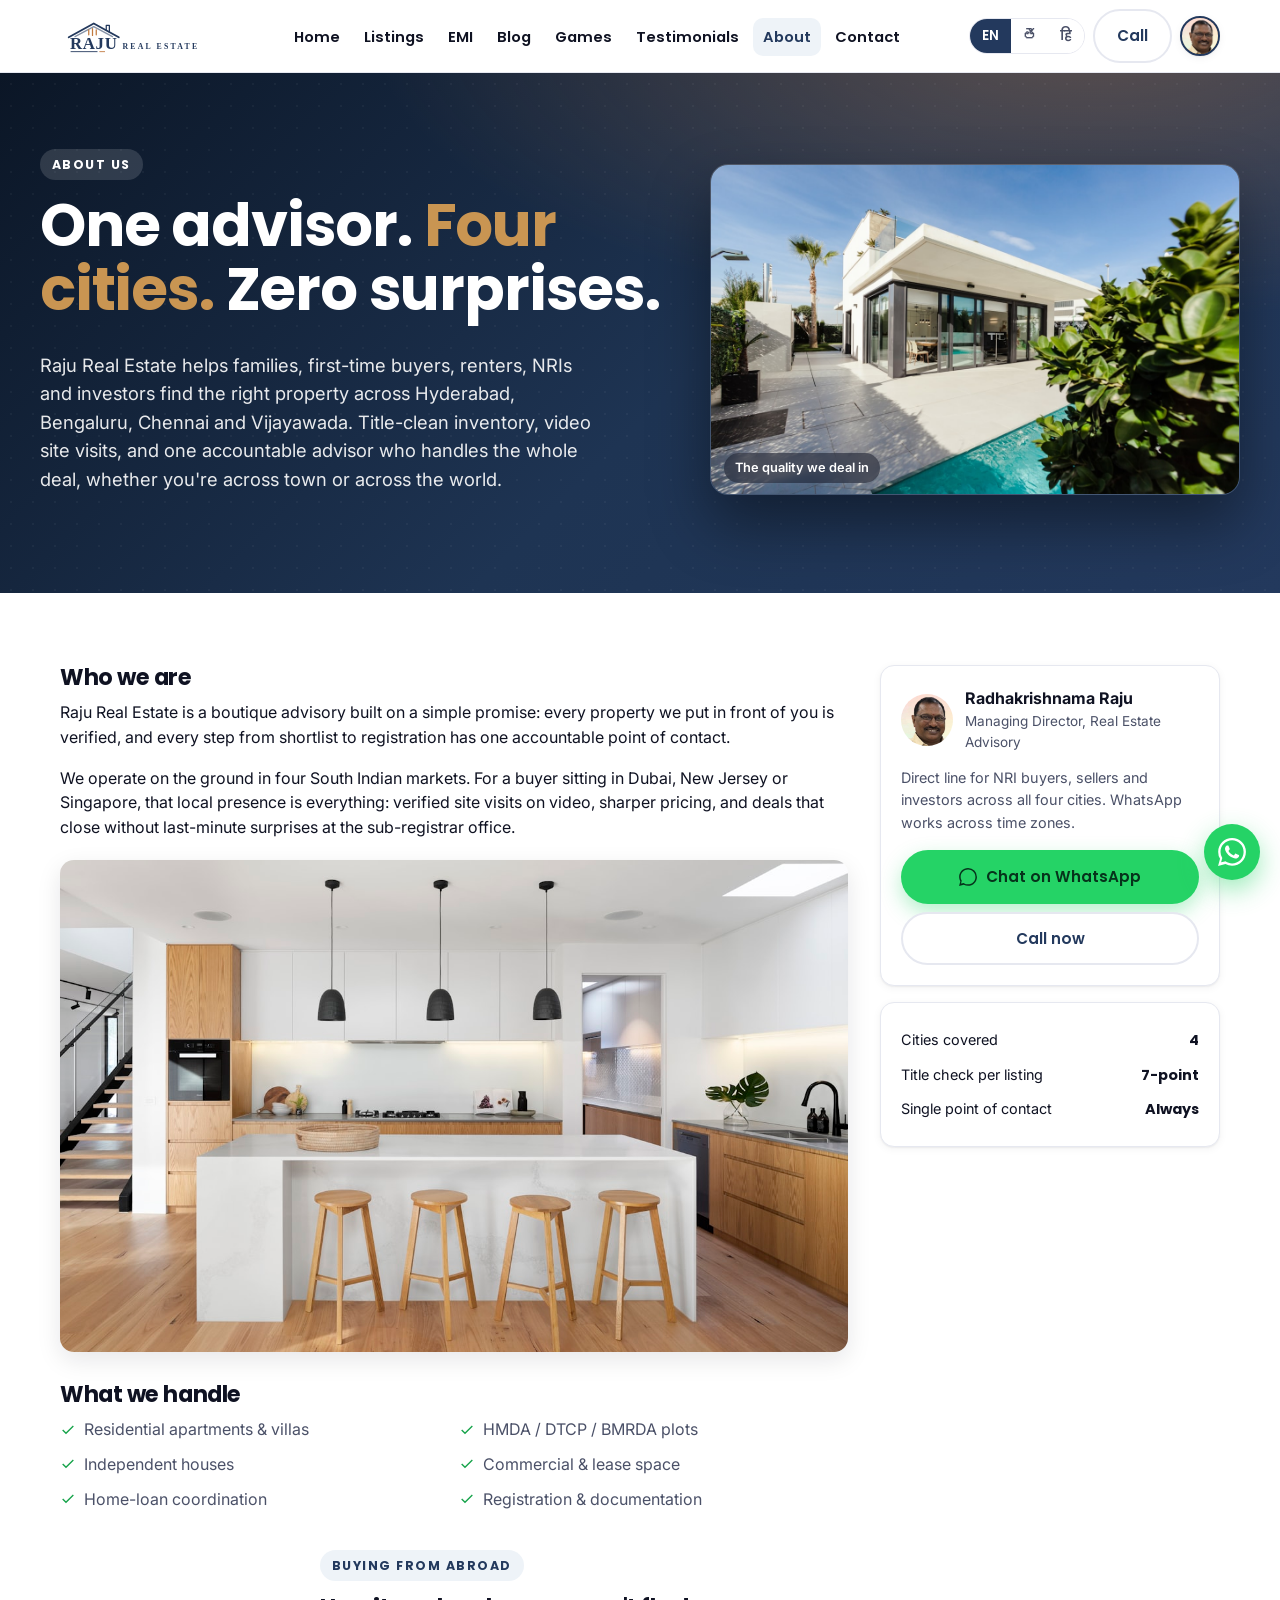
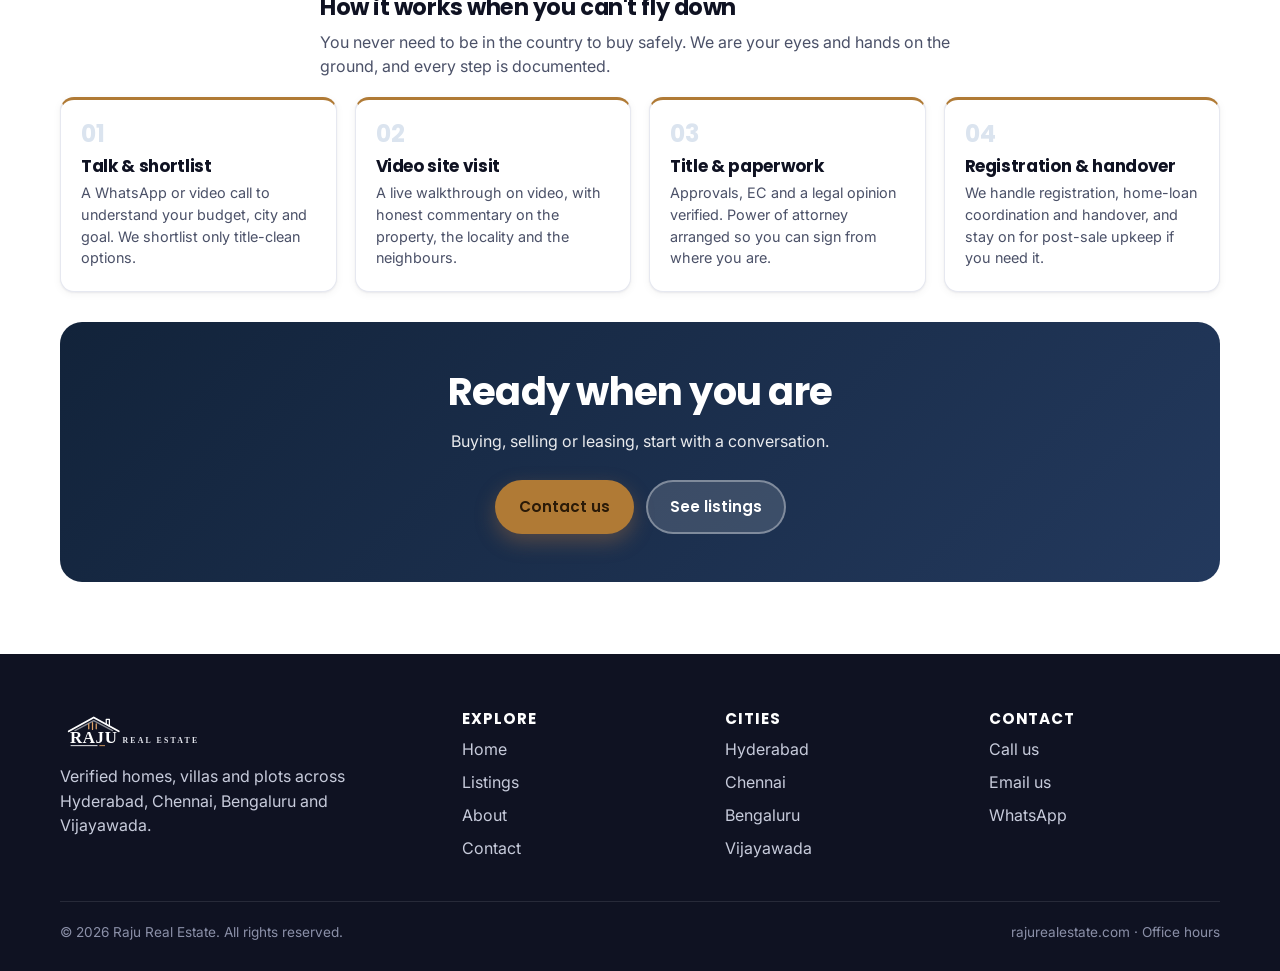
<file: about.html>
<!doctype html>
<html lang="en">
<head>
  <meta charset="utf-8">
  <meta name="viewport" content="width=device-width, initial-scale=1">
  <title>About — Raju Real Estate</title>
  <meta name="description" content="Raju Real Estate: a trusted property advisor across Hyderabad, Chennai, Bengaluru and Vijayawada. Title-verified listings and end-to-end support.">
  <link rel="canonical" href="https://rajurealestate.com/about">
  <link rel="icon" href="images/favicon.svg" type="image/svg+xml">
  <link rel="preconnect" href="https://fonts.googleapis.com">
  <link rel="preconnect" href="https://fonts.gstatic.com" crossorigin>
  <link href="https://fonts.googleapis.com/css2?family=Poppins:wght@500;600;700&family=Inter:wght@400;500;600&display=swap" rel="stylesheet">
  <link rel="stylesheet" href="css/styles.css?v=p23">
  <meta property="og:title" content="About — Raju Real Estate">
  <meta property="og:description" content="A trusted property advisor across Hyderabad, Chennai, Bengaluru and Vijayawada.">
  <meta property="og:type" content="website">
  <meta property="og:url" content="https://rajurealestate.com/about">
  <meta property="og:site_name" content="Raju Real Estate">
  <meta property="og:image" content="https://rajurealestate.com/images/og-cover.jpg">
  <meta property="og:image:width" content="1200">
  <meta property="og:image:height" content="630">
  <meta name="twitter:card" content="summary_large_image">
  <meta name="twitter:image" content="https://rajurealestate.com/images/og-cover.jpg">
</head>
<body>
  <header class="site-header">
    <div class="container nav">
      <a class="brand" href="index.html"><img src="images/logo.svg" alt="Raju Real Estate"></a>
      <button class="nav-toggle" aria-label="Menu"><span></span><span></span><span></span></button>
      <ul class="nav-links">
        <li><a href="index.html" data-i18n="nav.home">Home</a></li>
        <li><a href="listings.html" data-i18n="nav.listings">Listings</a></li>
        <li><a href="emi.html" data-i18n="nav.emi">EMI</a></li>
        <li><a href="blog.html" data-i18n="nav.blog">Blog</a></li>
        <li><a href="games.html" data-i18n="nav.games">Games</a></li>
        <li><a href="index.html#testimonials-section" data-i18n="nav.testimonials">Testimonials</a></li>
        <li><a href="about.html" class="active" data-i18n="nav.about">About</a></li>
        <li><a href="contact.html" data-i18n="nav.contact">Contact</a></li>
      </ul>
      <div class="nav-cta">
        <a class="btn btn--ghost" data-contact="phone" data-keep-text href="#" data-i18n="cta.call">Call</a>
        <a class="btn btn--primary" href="contact.html" data-i18n="cta.enquire">Enquire</a>
      </div>
    </div>
  </header>

  <section class="hero hero--premium">
    <div class="container hero-grid">
      <div class="hero-copy">
        <span class="eyebrow" style="background:rgba(255,255,255,.14);color:#fff" data-i18n="about.eyebrow">About us</span>
        <h1 data-i18n-html="about.title">One advisor. <span class="hl">Four cities.</span> Zero surprises.</h1>
        <p class="lead" data-i18n="about.lead">Raju Real Estate helps families, first-time buyers, renters, NRIs and investors find the right property across Hyderabad, Bengaluru, Chennai and Vijayawada. Title-clean inventory, video site visits, and one accountable advisor who handles the whole deal, whether you're across town or across the world.</p>
      </div>
      <div class="hero-art hero-art--photo"><img src="images/about/villa.jpg" alt="A premium home of the kind Raju Real Estate advises on" loading="eager"><span class="hero-photo-cap" data-i18n="about.imgcap">The quality we deal in</span></div>
    </div>
  </section>

  <section class="section">
    <div class="container">
      <div class="pd-layout">
        <div>
          <div class="pd-block">
            <h2 data-i18n="about.who">Who we are</h2>
            <p data-i18n="about.whoP1">Raju Real Estate is a boutique advisory built on a simple promise: every property we put in front of you is verified, and every step from shortlist to registration has one accountable point of contact.</p>
            <p data-i18n="about.whoP2">We operate on the ground in four South Indian markets. For a buyer sitting in Dubai, New Jersey or Singapore, that local presence is everything: verified site visits on video, sharper pricing, and deals that close without last-minute surprises at the sub-registrar office.</p>
            <img src="images/about/kitchen.jpg" class="about-inline-img" alt="A bright, modern home interior" loading="lazy">
          </div>
          <div class="pd-block">
            <h2 data-i18n="about.handle">What we handle</h2>
            <ul class="amenities">
              <li><svg class="icon" viewBox="0 0 24 24" style="color:var(--ok)"><path d="M20 6L9 17l-5-5"/></svg><span>Residential apartments & villas</span></li>
              <li><svg class="icon" viewBox="0 0 24 24" style="color:var(--ok)"><path d="M20 6L9 17l-5-5"/></svg><span>HMDA / DTCP / BMRDA plots</span></li>
              <li><svg class="icon" viewBox="0 0 24 24" style="color:var(--ok)"><path d="M20 6L9 17l-5-5"/></svg><span>Independent houses</span></li>
              <li><svg class="icon" viewBox="0 0 24 24" style="color:var(--ok)"><path d="M20 6L9 17l-5-5"/></svg><span>Commercial & lease space</span></li>
              <li><svg class="icon" viewBox="0 0 24 24" style="color:var(--ok)"><path d="M20 6L9 17l-5-5"/></svg><span>Home-loan coordination</span></li>
              <li><svg class="icon" viewBox="0 0 24 24" style="color:var(--ok)"><path d="M20 6L9 17l-5-5"/></svg><span>Registration & documentation</span></li>
            </ul>
          </div>
        </div>
        <aside class="pd-aside">
          <div class="agent-card">
            <div class="who"><img class="avatar" src="images/team/agent-raju.png" alt="Radhakrishnama Raju, Managing Director"><div><b>Radhakrishnama Raju</b><div class="muted" style="font-size:.85rem">Managing Director, Real Estate Advisory</div></div></div>
            <p class="muted" style="font-size:.9rem" data-i18n="about.directLine">Direct line for NRI buyers, sellers and investors across all four cities. WhatsApp works across time zones.</p>
            <a class="btn btn--whatsapp btn--block" data-contact="whatsapp" data-keep-text target="_blank" rel="noopener" href="#" style="margin-bottom:8px"><svg width="18" height="18" viewBox="0 0 24 24" fill="currentColor"><path d="M.057 24l1.687-6.163a11.867 11.867 0 01-1.587-5.945C.16 5.335 5.495 0 12.05 0a11.817 11.817 0 018.413 3.488 11.824 11.824 0 013.48 8.414c-.003 6.557-5.338 11.892-11.893 11.892a11.9 11.9 0 01-5.688-1.448L.057 24zm6.597-3.807c1.676.995 3.276 1.591 5.392 1.592 5.448 0 9.886-4.434 9.889-9.885.002-5.462-4.415-9.89-9.881-9.892-5.452 0-9.887 4.434-9.889 9.884a9.86 9.86 0 001.51 5.26l-.999 3.648 3.978-.955z"/></svg><span data-i18n="cta.whatsapp">Chat on WhatsApp</span></a>
            <a class="btn btn--ghost btn--block" data-contact="phone" data-keep-text href="#" data-i18n="cta.callNow">Call now</a>
          </div>
          <div class="enquire-card">
            <div class="emi-line"><span data-i18n="about.stat.cities">Cities covered</span><b>4</b></div>
            <div class="emi-line"><span data-i18n="about.stat.check">Title check per listing</span><b>7-point</b></div>
            <div class="emi-line"><span data-i18n="about.stat.contact">Single point of contact</span><b data-i18n="about.stat.always">Always</b></div>
          </div>
        </aside>
      </div>

      <div class="pd-block" style="margin-top:8px">
        <div class="section-head" style="margin-bottom:18px">
          <span class="eyebrow" data-i18n="nri.eyebrow">Buying from abroad</span>
          <h2 data-i18n="nri.title">How it works when you can't fly down</h2>
          <p class="muted" data-i18n="nri.sub">You never need to be in the country to buy safely. We are your eyes and hands on the ground, and every step is documented.</p>
        </div>
        <div class="verify-steps">
          <div class="vstep"><span class="vstep-no">01</span><h3 data-i18n="nri.s1t">Talk &amp; shortlist</h3><p data-i18n="nri.s1b">A WhatsApp or video call to understand your budget, city and goal. We shortlist only title-clean options.</p></div>
          <div class="vstep"><span class="vstep-no">02</span><h3 data-i18n="nri.s2t">Video site visit</h3><p data-i18n="nri.s2b">A live walkthrough on video, with honest commentary on the property, the locality and the neighbours.</p></div>
          <div class="vstep"><span class="vstep-no">03</span><h3 data-i18n="nri.s3t">Title &amp; paperwork</h3><p data-i18n="nri.s3b">Approvals, EC and a legal opinion verified. Power of attorney arranged so you can sign from where you are.</p></div>
          <div class="vstep"><span class="vstep-no">04</span><h3 data-i18n="nri.s4t">Registration &amp; handover</h3><p data-i18n="nri.s4b">We handle registration, home-loan coordination and handover, and stay on for post-sale upkeep if you need it.</p></div>
        </div>
      </div>

      <div class="cta-band" style="margin-top:20px">
        <h2 data-i18n="about.ctaTitle">Ready when you are</h2>
        <p data-i18n="about.ctaBody">Buying, selling or leasing, start with a conversation.</p>
        <div class="hero-cta" style="justify-content:center">
          <a class="btn btn--accent" href="contact.html" data-i18n="cta.contactUs">Contact us</a>
          <a class="btn btn--light" href="listings.html" data-i18n="cta.seeListings">See listings</a>
        </div>
      </div>
    </div>
  </section>

  <footer class="site-footer">
    <div class="container">
      <div class="footer-grid">
        <div>
          <div class="footer-brand"><img src="images/logo-white.svg" alt="Raju Real Estate"></div>
          <p style="margin-top:14px;max-width:320px" data-i18n="footer.tagline">Verified homes, villas and plots across Hyderabad, Chennai, Bengaluru and Vijayawada.</p>
        </div>
        <div><h4 data-i18n="footer.explore">Explore</h4><a href="index.html" data-i18n="nav.home">Home</a><a href="listings.html" data-i18n="nav.listings">Listings</a><a href="about.html" data-i18n="nav.about">About</a><a href="contact.html" data-i18n="nav.contact">Contact</a></div>
        <div><h4 data-i18n="footer.cities">Cities</h4><a href="listings.html?city=Hyderabad">Hyderabad</a><a href="listings.html?city=Chennai">Chennai</a><a href="listings.html?city=Bengaluru">Bengaluru</a><a href="listings.html?city=Vijayawada">Vijayawada</a></div>
        <div><h4 data-i18n="footer.contact">Contact</h4><a data-contact="phone" data-keep-text href="#" data-i18n="footer.callUs">Call us</a><a data-contact="email" data-keep-text href="#" data-i18n="footer.emailUs">Email us</a><a data-contact="whatsapp" data-keep-text target="_blank" rel="noopener" href="#" data-i18n="footer.whatsapp">WhatsApp</a></div>
      </div>
      <div class="footer-bottom">
        <span>© <span data-year>2026</span> Raju Real Estate. All rights reserved.</span>
        <span>rajurealestate.com · <span data-contact="hours" data-keep-text>Office hours</span></span>
      </div>
    </div>
  </footer>

  <script src="js/config.js?v=p23"></script>
  <script src="js/i18n.js?v=p23"></script>
  <script src="js/site.js?v=p23"></script>
</body>
</html>
</file>
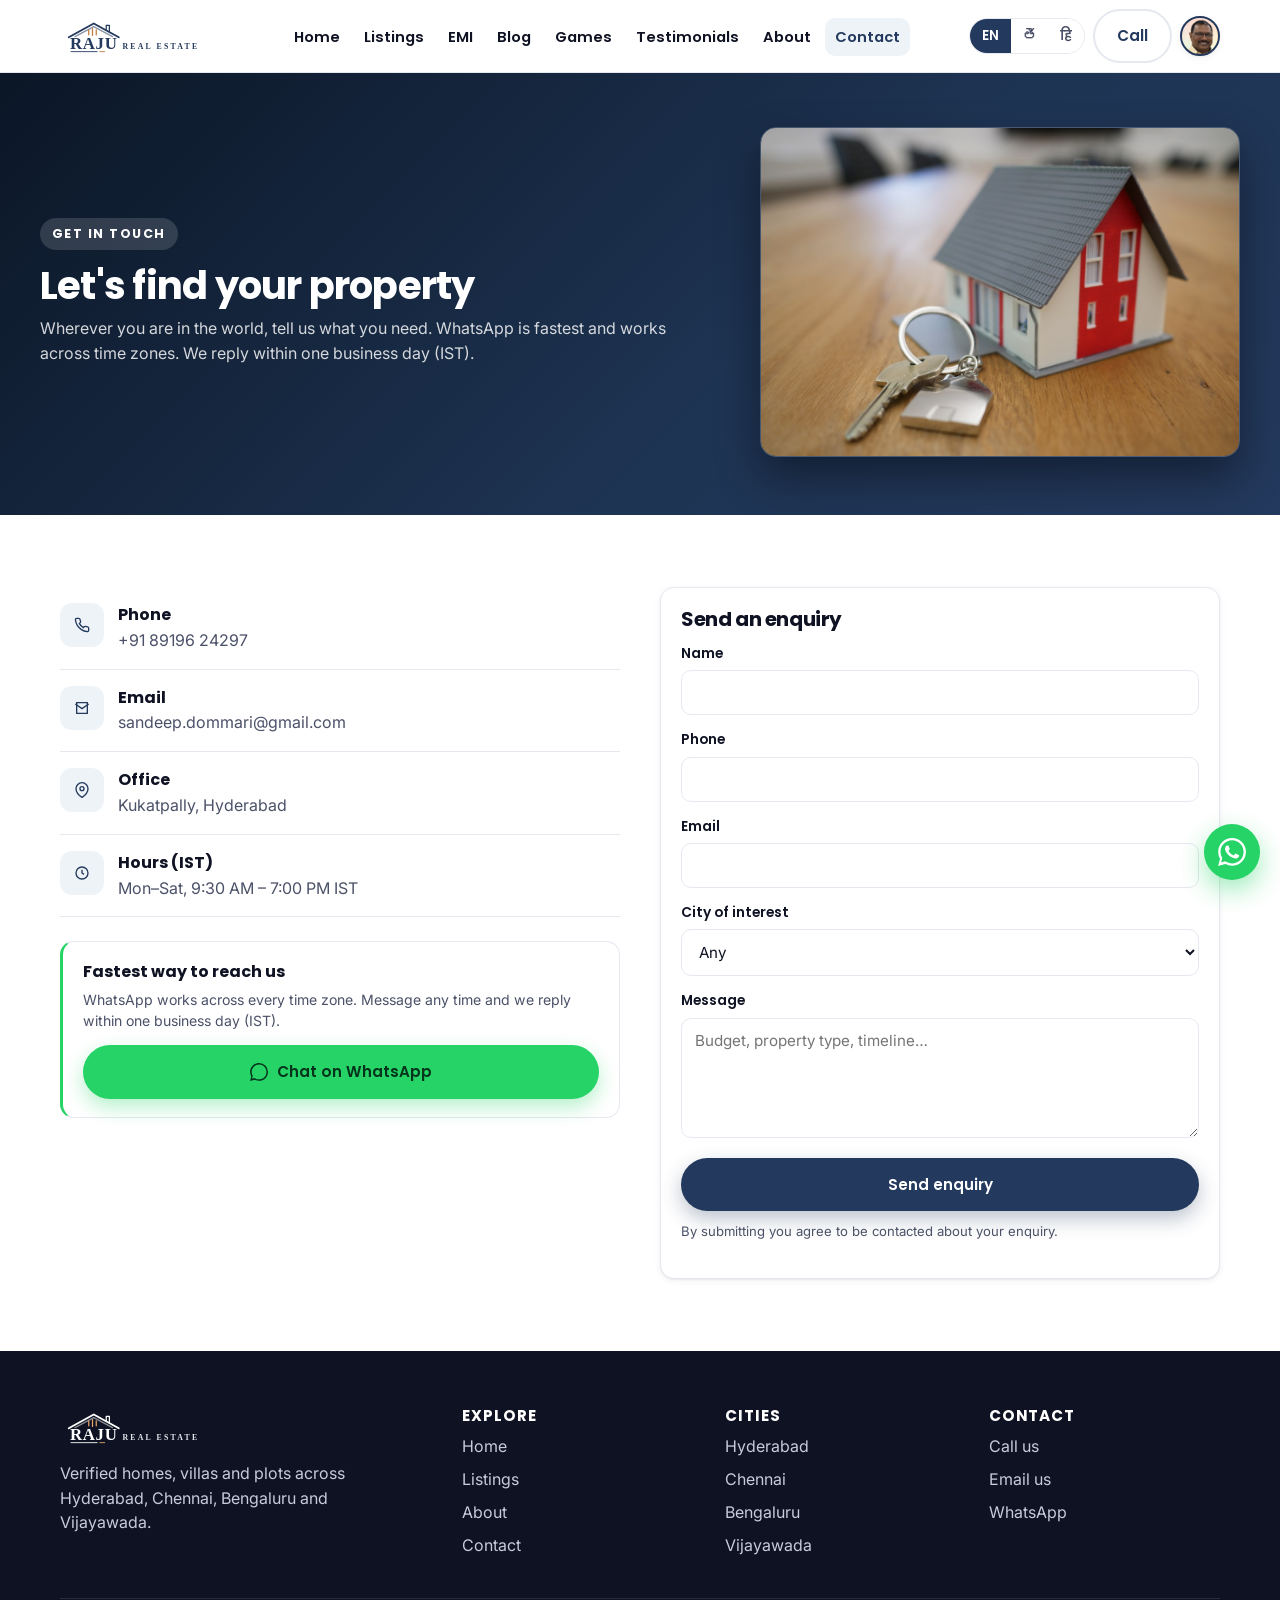
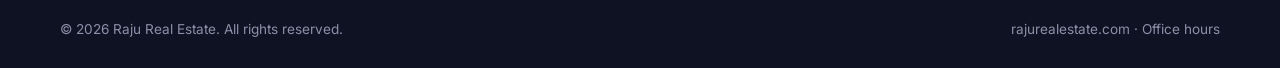
<file: contact.html>
<!doctype html>
<html lang="en">
<head>
  <meta charset="utf-8">
  <meta name="viewport" content="width=device-width, initial-scale=1">
  <title>Contact — Raju Real Estate</title>
  <meta name="description" content="Get in touch with Raju Real Estate. Call, WhatsApp or send an enquiry about property in Hyderabad, Chennai, Bengaluru or Vijayawada.">
  <link rel="canonical" href="https://rajurealestate.com/contact">
  <link rel="icon" href="images/favicon.svg" type="image/svg+xml">
  <link rel="preconnect" href="https://fonts.googleapis.com">
  <link rel="preconnect" href="https://fonts.gstatic.com" crossorigin>
  <link href="https://fonts.googleapis.com/css2?family=Poppins:wght@500;600;700&family=Inter:wght@400;500;600&display=swap" rel="stylesheet">
  <link rel="stylesheet" href="css/styles.css?v=p23">
  <meta property="og:title" content="Contact — Raju Real Estate">
  <meta property="og:description" content="Call, WhatsApp or send an enquiry about property in Hyderabad, Chennai, Bengaluru or Vijayawada.">
  <meta property="og:type" content="website">
  <meta property="og:url" content="https://rajurealestate.com/contact">
  <meta property="og:site_name" content="Raju Real Estate">
  <meta property="og:image" content="https://rajurealestate.com/images/og-cover.jpg">
  <meta property="og:image:width" content="1200">
  <meta property="og:image:height" content="630">
  <meta name="twitter:card" content="summary_large_image">
  <meta name="twitter:image" content="https://rajurealestate.com/images/og-cover.jpg">
</head>
<body>
  <header class="site-header">
    <div class="container nav">
      <a class="brand" href="index.html"><img src="images/logo.svg" alt="Raju Real Estate"></a>
      <button class="nav-toggle" aria-label="Menu"><span></span><span></span><span></span></button>
      <ul class="nav-links">
        <li><a href="index.html" data-i18n="nav.home">Home</a></li>
        <li><a href="listings.html" data-i18n="nav.listings">Listings</a></li>
        <li><a href="emi.html" data-i18n="nav.emi">EMI</a></li>
        <li><a href="blog.html" data-i18n="nav.blog">Blog</a></li>
        <li><a href="games.html" data-i18n="nav.games">Games</a></li>
        <li><a href="index.html#testimonials-section" data-i18n="nav.testimonials">Testimonials</a></li>
        <li><a href="about.html" data-i18n="nav.about">About</a></li>
        <li><a href="contact.html" class="active" data-i18n="nav.contact">Contact</a></li>
      </ul>
      <div class="nav-cta">
        <a class="btn btn--ghost" data-contact="phone" data-keep-text href="#" data-i18n="cta.call">Call</a>
        <a class="btn btn--primary" href="listings.html" data-i18n="cta.browseShort">Browse</a>
      </div>
    </div>
  </header>

  <section class="page-hero page-hero--split">
    <div class="container page-hero-grid">
      <div class="section-head left">
        <span class="eyebrow" data-i18n="contact.eyebrow">Get in touch</span>
        <h1 style="font-size:2.4rem;margin:0" data-i18n="contact.title">Let's find your property</h1>
        <p class="muted" style="margin:8px 0 0" data-i18n="contact.sub">Wherever you are in the world, tell us what you need. WhatsApp is fastest and works across time zones. We reply within one business day (IST).</p>
      </div>
      <div class="page-hero-art"><img src="images/headers/contact.jpg" alt="Keys to a new home" loading="eager"></div>
    </div>
  </section>

  <section class="section">
    <div class="container">
      <div class="contact-grid">
        <!-- Info -->
        <div class="contact-info">
          <div class="info-item">
            <div class="ic"><svg class="icon" viewBox="0 0 24 24"><path d="M22 16.92v3a2 2 0 01-2.18 2 19.79 19.79 0 01-8.63-3.07 19.5 19.5 0 01-6-6 19.79 19.79 0 01-3.07-8.67A2 2 0 014.11 2h3a2 2 0 012 1.72c.13.94.36 1.86.68 2.75a2 2 0 01-.45 2.11L8.09 9.91a16 16 0 006 6l1.33-1.33a2 2 0 012.11-.45c.89.32 1.81.55 2.75.68A2 2 0 0122 16.92z"/></svg></div>
            <div><b data-i18n="contact.phone">Phone</b><a class="muted" data-contact="phone" href="#">Call</a></div>
          </div>
          <div class="info-item">
            <div class="ic"><svg class="icon" viewBox="0 0 24 24"><path d="M4 4h16v16H4z"/><path d="M22 6l-10 7L2 6"/></svg></div>
            <div><b data-i18n="contact.email">Email</b><a class="muted" data-contact="email" href="#">Email</a></div>
          </div>
          <div class="info-item">
            <div class="ic"><svg class="icon" viewBox="0 0 24 24"><path d="M21 10c0 7-9 13-9 13s-9-6-9-13a9 9 0 0118 0z"/><circle cx="12" cy="10" r="3"/></svg></div>
            <div><b data-i18n="contact.office">Office</b><span class="muted" data-contact="address">Address</span></div>
          </div>
          <div class="info-item">
            <div class="ic"><svg class="icon" viewBox="0 0 24 24"><circle cx="12" cy="12" r="9"/><path d="M12 7v5l3 2"/></svg></div>
            <div><b data-i18n="contact.hours">Hours (IST)</b><span class="muted" data-contact="hours">Hours</span></div>
          </div>
          <div class="wa-cta-box">
            <b data-i18n="contact.waLead">Fastest way to reach us</b>
            <p class="muted" data-i18n="contact.waNote">WhatsApp works across every time zone. Message any time and we reply within one business day (IST).</p>
            <a class="btn btn--whatsapp btn--block" data-contact="whatsapp" data-keep-text target="_blank" rel="noopener" href="#"><svg width="18" height="18" viewBox="0 0 24 24" fill="currentColor"><path d="M.057 24l1.687-6.163a11.867 11.867 0 01-1.587-5.945C.16 5.335 5.495 0 12.05 0a11.817 11.817 0 018.413 3.488 11.824 11.824 0 013.48 8.414c-.003 6.557-5.338 11.892-11.893 11.892a11.9 11.9 0 01-5.688-1.448L.057 24zm6.597-3.807c1.676.995 3.276 1.591 5.392 1.592 5.448 0 9.886-4.434 9.889-9.885.002-5.462-4.415-9.89-9.881-9.892-5.452 0-9.887 4.434-9.889 9.884a9.86 9.86 0 001.51 5.26l-.999 3.648 3.978-.955z"/></svg><span data-i18n="cta.whatsapp">Chat on WhatsApp</span></a>
          </div>
        </div>

        <!-- Form -->
        <div class="enquire-card">
          <h3 data-i18n="contact.sendEnquiry">Send an enquiry</h3>
          <form id="contact-form">
            <input type="text" name="_hp" style="display:none" tabindex="-1" autocomplete="off">
            <div class="form-field"><label data-i18n="form.name">Name *</label><input type="text" name="name" required></div>
            <div class="form-field"><label data-i18n="form.phone">Phone *</label><input type="tel" name="phone" required></div>
            <div class="form-field"><label data-i18n="form.email">Email</label><input type="email" name="email"></div>
            <div class="form-field"><label data-i18n="form.city">City of interest</label>
              <select name="city"><option value="" data-i18n="form.any">Any</option><option>Hyderabad</option><option>Chennai</option><option>Bengaluru</option><option>Vijayawada</option></select>
            </div>
            <div class="form-field"><label data-i18n="form.message">Message</label><textarea name="message" data-i18n-ph="form.msgPh" placeholder="Budget, property type, timeline…"></textarea></div>
            <div id="turnstile-widget" class="ts-widget"></div>
            <button class="btn btn--primary btn--block" type="submit" data-i18n="form.send">Send enquiry</button>
            <div class="form-status" id="contact-status"></div>
            <p class="form-note" style="margin-top:10px" data-i18n="contact.consent">By submitting you agree to be contacted about your enquiry.</p>
          </form>
        </div>
      </div>
    </div>
  </section>

  <footer class="site-footer">
    <div class="container">
      <div class="footer-grid">
        <div>
          <div class="footer-brand"><img src="images/logo-white.svg" alt="Raju Real Estate"></div>
          <p style="margin-top:14px;max-width:320px" data-i18n="footer.tagline">Verified homes, villas and plots across Hyderabad, Chennai, Bengaluru and Vijayawada.</p>
        </div>
        <div><h4 data-i18n="footer.explore">Explore</h4><a href="index.html" data-i18n="nav.home">Home</a><a href="listings.html" data-i18n="nav.listings">Listings</a><a href="about.html" data-i18n="nav.about">About</a><a href="contact.html" data-i18n="nav.contact">Contact</a></div>
        <div><h4 data-i18n="footer.cities">Cities</h4><a href="listings.html?city=Hyderabad">Hyderabad</a><a href="listings.html?city=Chennai">Chennai</a><a href="listings.html?city=Bengaluru">Bengaluru</a><a href="listings.html?city=Vijayawada">Vijayawada</a></div>
        <div><h4 data-i18n="footer.contact">Contact</h4><a data-contact="phone" data-keep-text href="#" data-i18n="footer.callUs">Call us</a><a data-contact="email" data-keep-text href="#" data-i18n="footer.emailUs">Email us</a><a data-contact="whatsapp" data-keep-text target="_blank" rel="noopener" href="#" data-i18n="footer.whatsapp">WhatsApp</a></div>
      </div>
      <div class="footer-bottom">
        <span>© <span data-year>2026</span> Raju Real Estate. All rights reserved.</span>
        <span>rajurealestate.com · <span data-contact="hours" data-keep-text>Office hours</span></span>
      </div>
    </div>
  </footer>

  <script src="https://challenges.cloudflare.com/turnstile/v0/api.js?render=explicit&onload=rreTurnstileLoad" async defer></script>
  <script src="js/config.js?v=p23"></script>
  <script src="js/i18n.js?v=p23"></script>
  <script src="js/site.js?v=p23"></script>
  <script src="js/contact.js?v=p23"></script>
</body>
</html>
</file>
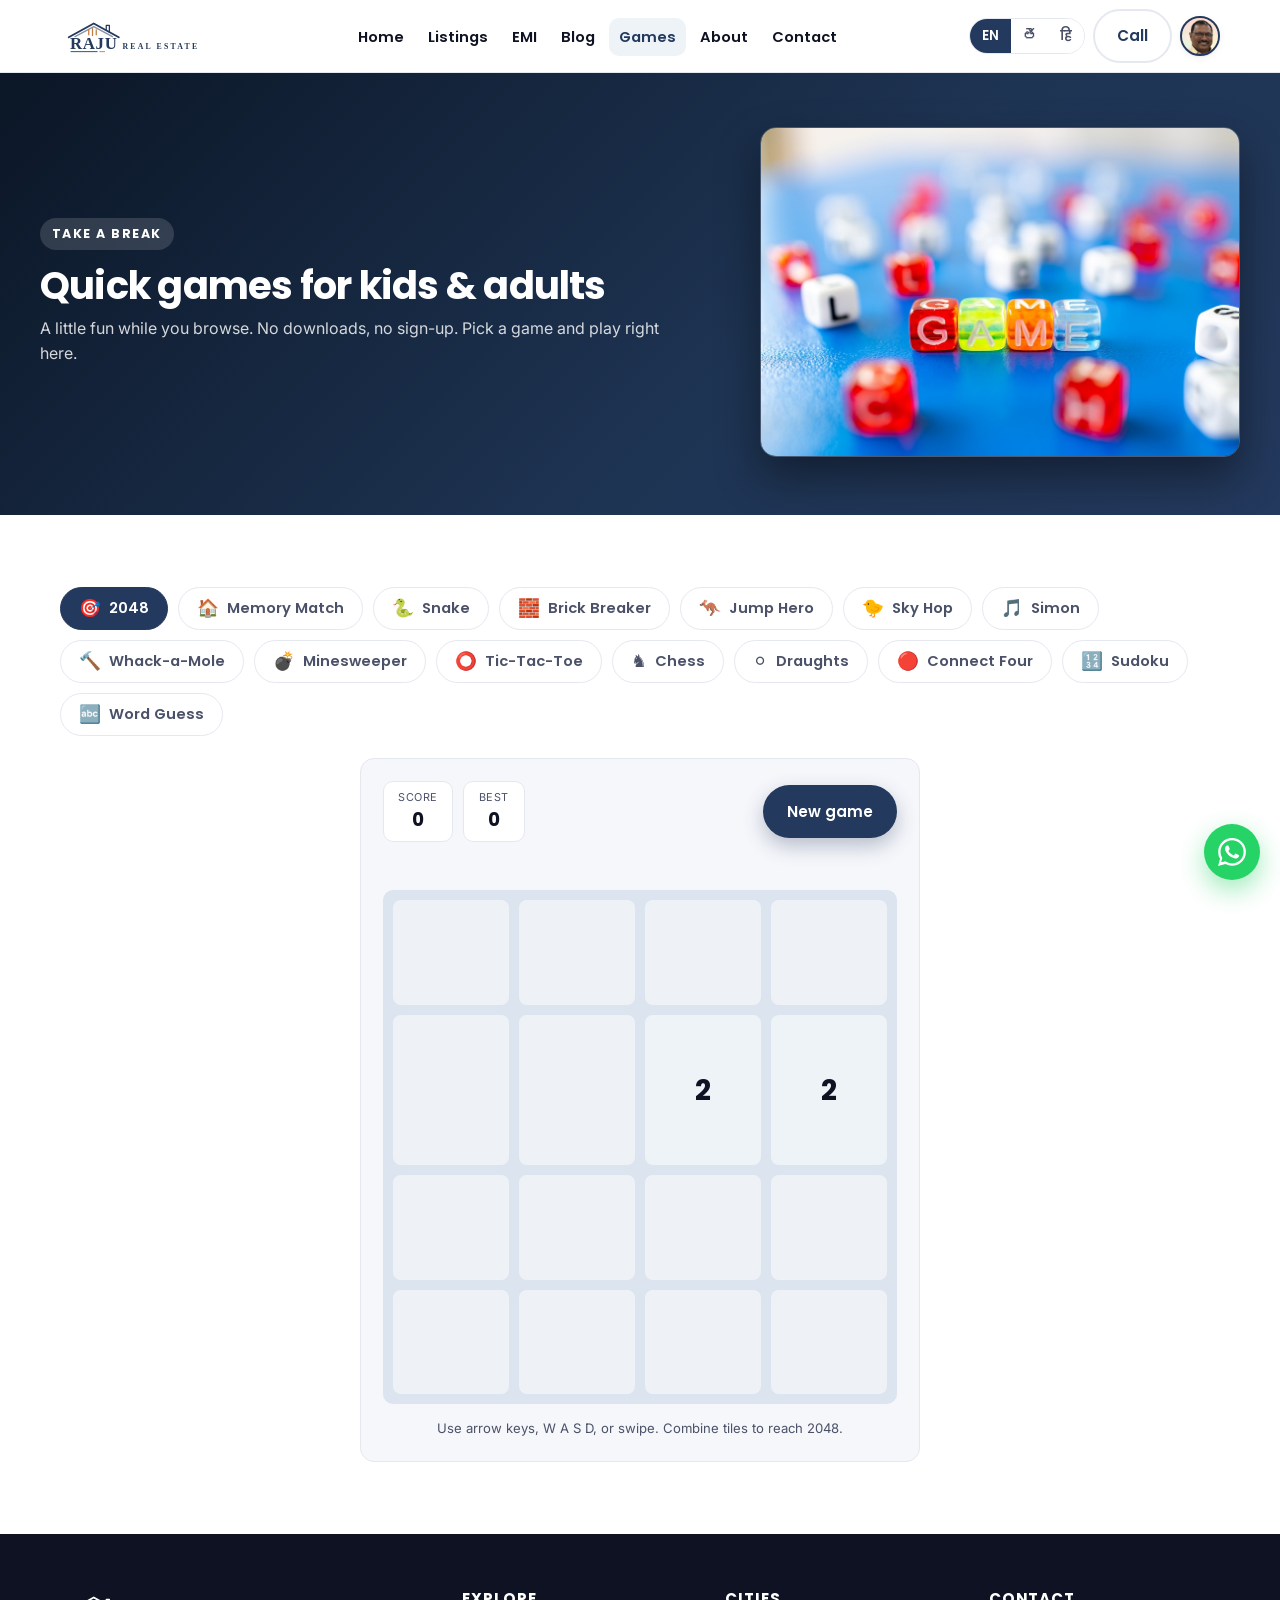
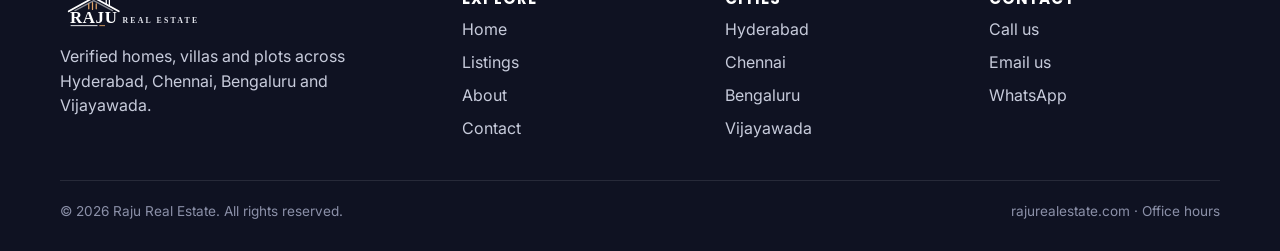
<file: games.html>
<!doctype html>
<html lang="en">
<head>
  <meta charset="utf-8">
  <meta name="viewport" content="width=device-width, initial-scale=1">
  <title>Games — Raju Real Estate</title>
  <meta name="description" content="Take a break. A few quick browser games for kids and adults, from Raju Real Estate.">
  <link rel="canonical" href="https://rajurealestate.com/games">
  <link rel="icon" href="images/favicon.svg" type="image/svg+xml">
  <link rel="preconnect" href="https://fonts.googleapis.com">
  <link rel="preconnect" href="https://fonts.gstatic.com" crossorigin>
  <link href="https://fonts.googleapis.com/css2?family=Poppins:wght@500;600;700&family=Inter:wght@400;500;600&display=swap" rel="stylesheet">
  <link rel="stylesheet" href="css/styles.css?v=p23">
  <meta property="og:title" content="Games — Raju Real Estate">
  <meta property="og:description" content="Take a break with a few quick browser games.">
  <meta property="og:type" content="website">
  <meta property="og:url" content="https://rajurealestate.com/games">
  <meta property="og:site_name" content="Raju Real Estate">
  <meta property="og:image" content="https://rajurealestate.com/images/og-cover.jpg">
  <meta name="twitter:card" content="summary_large_image">
  <meta name="twitter:image" content="https://rajurealestate.com/images/og-cover.jpg">
</head>
<body>
  <header class="site-header">
    <div class="container nav">
      <a class="brand" href="index.html"><img src="images/logo.svg" alt="Raju Real Estate"></a>
      <button class="nav-toggle" aria-label="Menu"><span></span><span></span><span></span></button>
      <ul class="nav-links">
        <li><a href="index.html" data-i18n="nav.home">Home</a></li>
        <li><a href="listings.html" data-i18n="nav.listings">Listings</a></li>
        <li><a href="emi.html" data-i18n="nav.emi">EMI</a></li>
        <li><a href="blog.html" data-i18n="nav.blog">Blog</a></li>
        <li><a href="games.html" class="active" data-i18n="nav.games">Games</a></li>
        <li><a href="about.html" data-i18n="nav.about">About</a></li>
        <li><a href="contact.html" data-i18n="nav.contact">Contact</a></li>
      </ul>
      <div class="nav-cta">
        <a class="btn btn--ghost" data-contact="phone" data-keep-text href="#" data-i18n="cta.call">Call</a>
        <a class="btn btn--primary" href="listings.html" data-i18n="cta.browseShort">Browse</a>
      </div>
    </div>
  </header>

  <section class="page-hero page-hero--split">
    <div class="container page-hero-grid">
      <div class="section-head left">
        <span class="eyebrow" data-i18n="games.eyebrow">Take a break</span>
        <h1 style="font-size:2.4rem;margin:0" data-i18n="games.title">Quick games for kids &amp; adults</h1>
        <p class="muted" style="margin:8px 0 0" data-i18n="games.sub">A little fun while you browse. No downloads, no sign-up. Pick a game and play right here.</p>
      </div>
      <div class="page-hero-art"><img src="images/headers/games.jpg" alt="Colourful game letter beads" loading="eager"></div>
    </div>
  </section>

  <section class="section">
    <div class="container">
      <div class="game-tabs" id="game-tabs" role="tablist"></div>
      <div class="game-stage" id="game-stage"></div>
    </div>
  </section>

  <footer class="site-footer">
    <div class="container">
      <div class="footer-grid">
        <div>
          <div class="footer-brand"><img src="images/logo-white.svg" alt="Raju Real Estate"></div>
          <p style="margin-top:14px;max-width:320px" data-i18n="footer.tagline">Verified homes, villas and plots across Hyderabad, Chennai, Bengaluru and Vijayawada.</p>
        </div>
        <div><h4 data-i18n="footer.explore">Explore</h4><a href="index.html" data-i18n="nav.home">Home</a><a href="listings.html" data-i18n="nav.listings">Listings</a><a href="about.html" data-i18n="nav.about">About</a><a href="contact.html" data-i18n="nav.contact">Contact</a></div>
        <div><h4 data-i18n="footer.cities">Cities</h4><a href="listings.html?city=Hyderabad">Hyderabad</a><a href="listings.html?city=Chennai">Chennai</a><a href="listings.html?city=Bengaluru">Bengaluru</a><a href="listings.html?city=Vijayawada">Vijayawada</a></div>
        <div><h4 data-i18n="footer.contact">Contact</h4><a data-contact="phone" data-keep-text href="#" data-i18n="footer.callUs">Call us</a><a data-contact="email" data-keep-text href="#" data-i18n="footer.emailUs">Email us</a><a data-contact="whatsapp" data-keep-text target="_blank" rel="noopener" href="#" data-i18n="footer.whatsapp">WhatsApp</a></div>
      </div>
      <div class="footer-bottom">
        <span>© <span data-year>2026</span> Raju Real Estate. All rights reserved.</span>
        <span>rajurealestate.com · <span data-contact="hours" data-keep-text>Office hours</span></span>
      </div>
    </div>
  </footer>

  <script src="js/config.js?v=p23"></script>
  <script src="js/i18n.js?v=p23"></script>
  <script src="js/site.js?v=p23"></script>
  <!-- Board games. Order matters: core.js defines the registry, search.js and
       words.js are data/utility dependencies, each game registers itself, and
       games.js runs last to build the tab bar from the completed list. -->
  <script src="js/games/core.js?v=p23"></script>
  <script src="js/games/search.js?v=p23"></script>
  <script src="js/games/words.js?v=p23"></script>
  <script src="js/games/chess.js?v=p23"></script>
  <script src="js/games/draughts.js?v=p23"></script>
  <script src="js/games/connect4.js?v=p23"></script>
  <script src="js/games/sudoku.js?v=p23"></script>
  <script src="js/games/wordle.js?v=p23"></script>
  <script src="js/games.js?v=p23"></script>
</body>
</html>
</file>
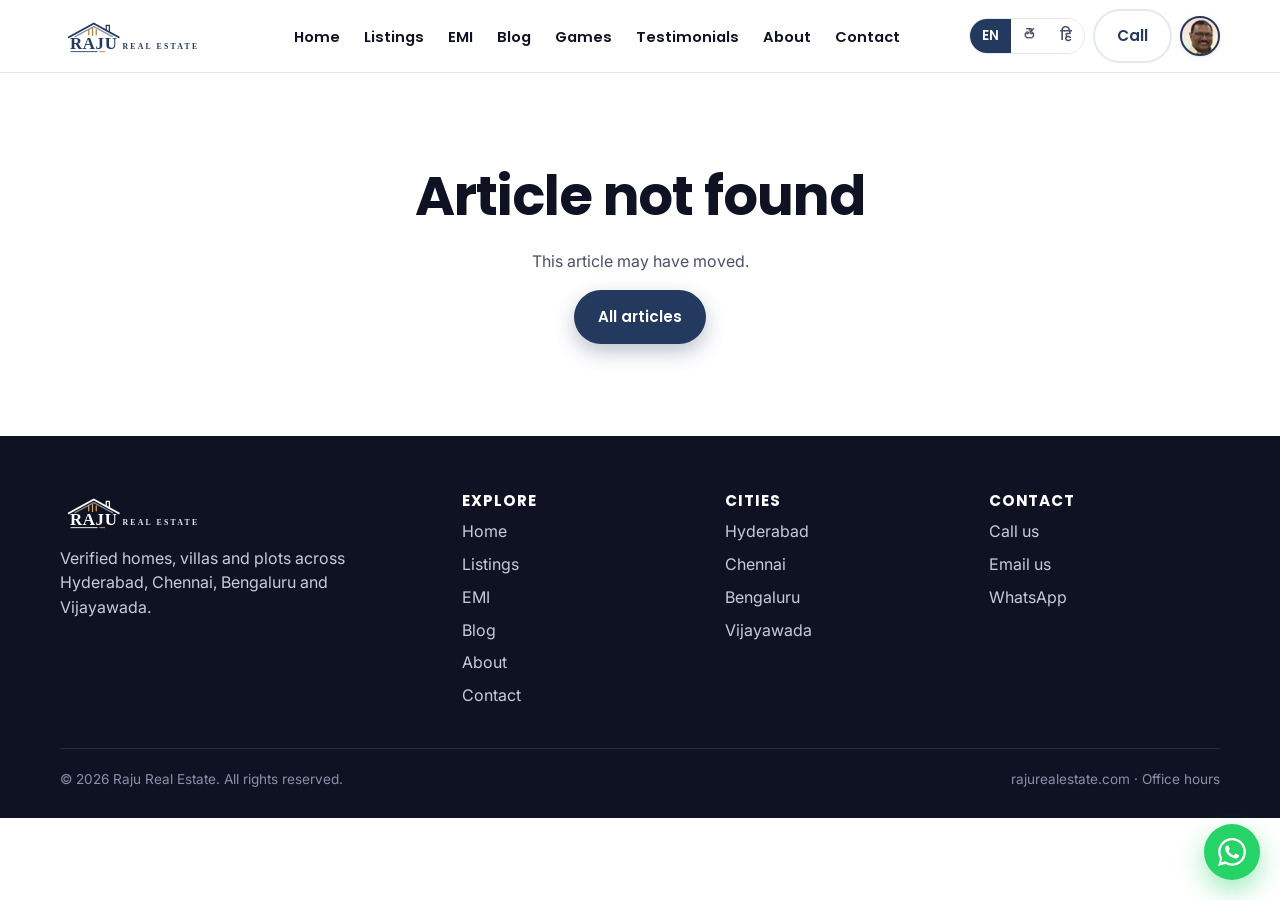
<file: post.html>
<!doctype html>
<html lang="en">
<head>
  <meta charset="utf-8">
  <meta name="viewport" content="width=device-width, initial-scale=1">
  <title>Article — Raju Real Estate</title>
  <meta name="description" content="Raju Real Estate blog article.">
  <link rel="canonical" href="https://rajurealestate.com/blog" id="post-canonical">
  <link rel="icon" href="images/favicon.svg" type="image/svg+xml">
  <link rel="preconnect" href="https://fonts.googleapis.com">
  <link rel="preconnect" href="https://fonts.gstatic.com" crossorigin>
  <link href="https://fonts.googleapis.com/css2?family=Poppins:wght@500;600;700&family=Inter:wght@400;500;600&display=swap" rel="stylesheet">
  <link rel="stylesheet" href="css/styles.css?v=p23">
  <meta property="og:type" content="article">
  <meta property="og:site_name" content="Raju Real Estate">
  <meta property="og:title" content="Article — Raju Real Estate" id="post-og-title">
  <meta property="og:description" content="Raju Real Estate blog article." id="post-og-desc">
  <meta property="og:url" content="https://rajurealestate.com/blog" id="post-og-url">
  <meta property="og:image" content="https://rajurealestate.com/images/og-cover.jpg" id="post-og-image">
  <meta name="twitter:card" content="summary_large_image">
  <meta name="twitter:image" content="https://rajurealestate.com/images/og-cover.jpg" id="post-tw-image">
</head>
<body>
  <header class="site-header">
    <div class="container nav">
      <a class="brand" href="index.html"><img src="images/logo.svg" alt="Raju Real Estate"></a>
      <button class="nav-toggle" aria-label="Menu"><span></span><span></span><span></span></button>
      <ul class="nav-links">
        <li><a href="index.html" data-i18n="nav.home">Home</a></li>
        <li><a href="listings.html" data-i18n="nav.listings">Listings</a></li>
        <li><a href="emi.html" data-i18n="nav.emi">EMI</a></li>
        <li><a href="blog.html" data-i18n="nav.blog">Blog</a></li>
        <li><a href="games.html" data-i18n="nav.games">Games</a></li>
        <li><a href="index.html#testimonials-section" data-i18n="nav.testimonials">Testimonials</a></li>
        <li><a href="about.html" data-i18n="nav.about">About</a></li>
        <li><a href="contact.html" data-i18n="nav.contact">Contact</a></li>
      </ul>
      <div class="nav-cta">
        <a class="btn btn--ghost" data-contact="phone" data-keep-text href="#" data-i18n="cta.call">Call</a>
        <a class="btn btn--primary" href="listings.html" data-i18n="cta.browseShort">Browse</a>
      </div>
    </div>
  </header>

  <main class="container" style="max-width:780px">
    <article id="post-root" style="padding:32px 0">
      <p class="muted" style="padding:40px 0">Loading article…</p>
    </article>
  </main>

  <footer class="site-footer">
    <div class="container">
      <div class="footer-grid">
        <div>
          <div class="footer-brand"><img src="images/logo-white.svg" alt="Raju Real Estate"></div>
          <p style="margin-top:14px;max-width:320px" data-i18n="footer.tagline">Verified homes, villas and plots across Hyderabad, Chennai, Bengaluru and Vijayawada.</p>
        </div>
        <div><h4 data-i18n="footer.explore">Explore</h4><a href="index.html" data-i18n="nav.home">Home</a><a href="listings.html" data-i18n="nav.listings">Listings</a><a href="emi.html" data-i18n="nav.emi">EMI</a><a href="blog.html" data-i18n="nav.blog">Blog</a><a href="about.html" data-i18n="nav.about">About</a><a href="contact.html" data-i18n="nav.contact">Contact</a></div>
        <div><h4 data-i18n="footer.cities">Cities</h4><a href="listings.html?city=Hyderabad">Hyderabad</a><a href="listings.html?city=Chennai">Chennai</a><a href="listings.html?city=Bengaluru">Bengaluru</a><a href="listings.html?city=Vijayawada">Vijayawada</a></div>
        <div><h4 data-i18n="footer.contact">Contact</h4><a data-contact="phone" data-keep-text href="#" data-i18n="footer.callUs">Call us</a><a data-contact="email" data-keep-text href="#" data-i18n="footer.emailUs">Email us</a><a data-contact="whatsapp" data-keep-text target="_blank" rel="noopener" href="#" data-i18n="footer.whatsapp">WhatsApp</a></div>
      </div>
      <div class="footer-bottom">
        <span>© <span data-year>2026</span> Raju Real Estate. <span data-i18n="footer.rights">All rights reserved.</span></span>
        <span>rajurealestate.com · <span data-contact="hours" data-keep-text>Office hours</span></span>
      </div>
    </div>
  </footer>

  <script src="js/config.js?v=p23"></script>
  <script src="js/i18n.js?v=p23"></script>
  <script src="js/site.js?v=p23"></script>
  <script src="js/blog.js?v=p23"></script>
</body>
</html>
</file>
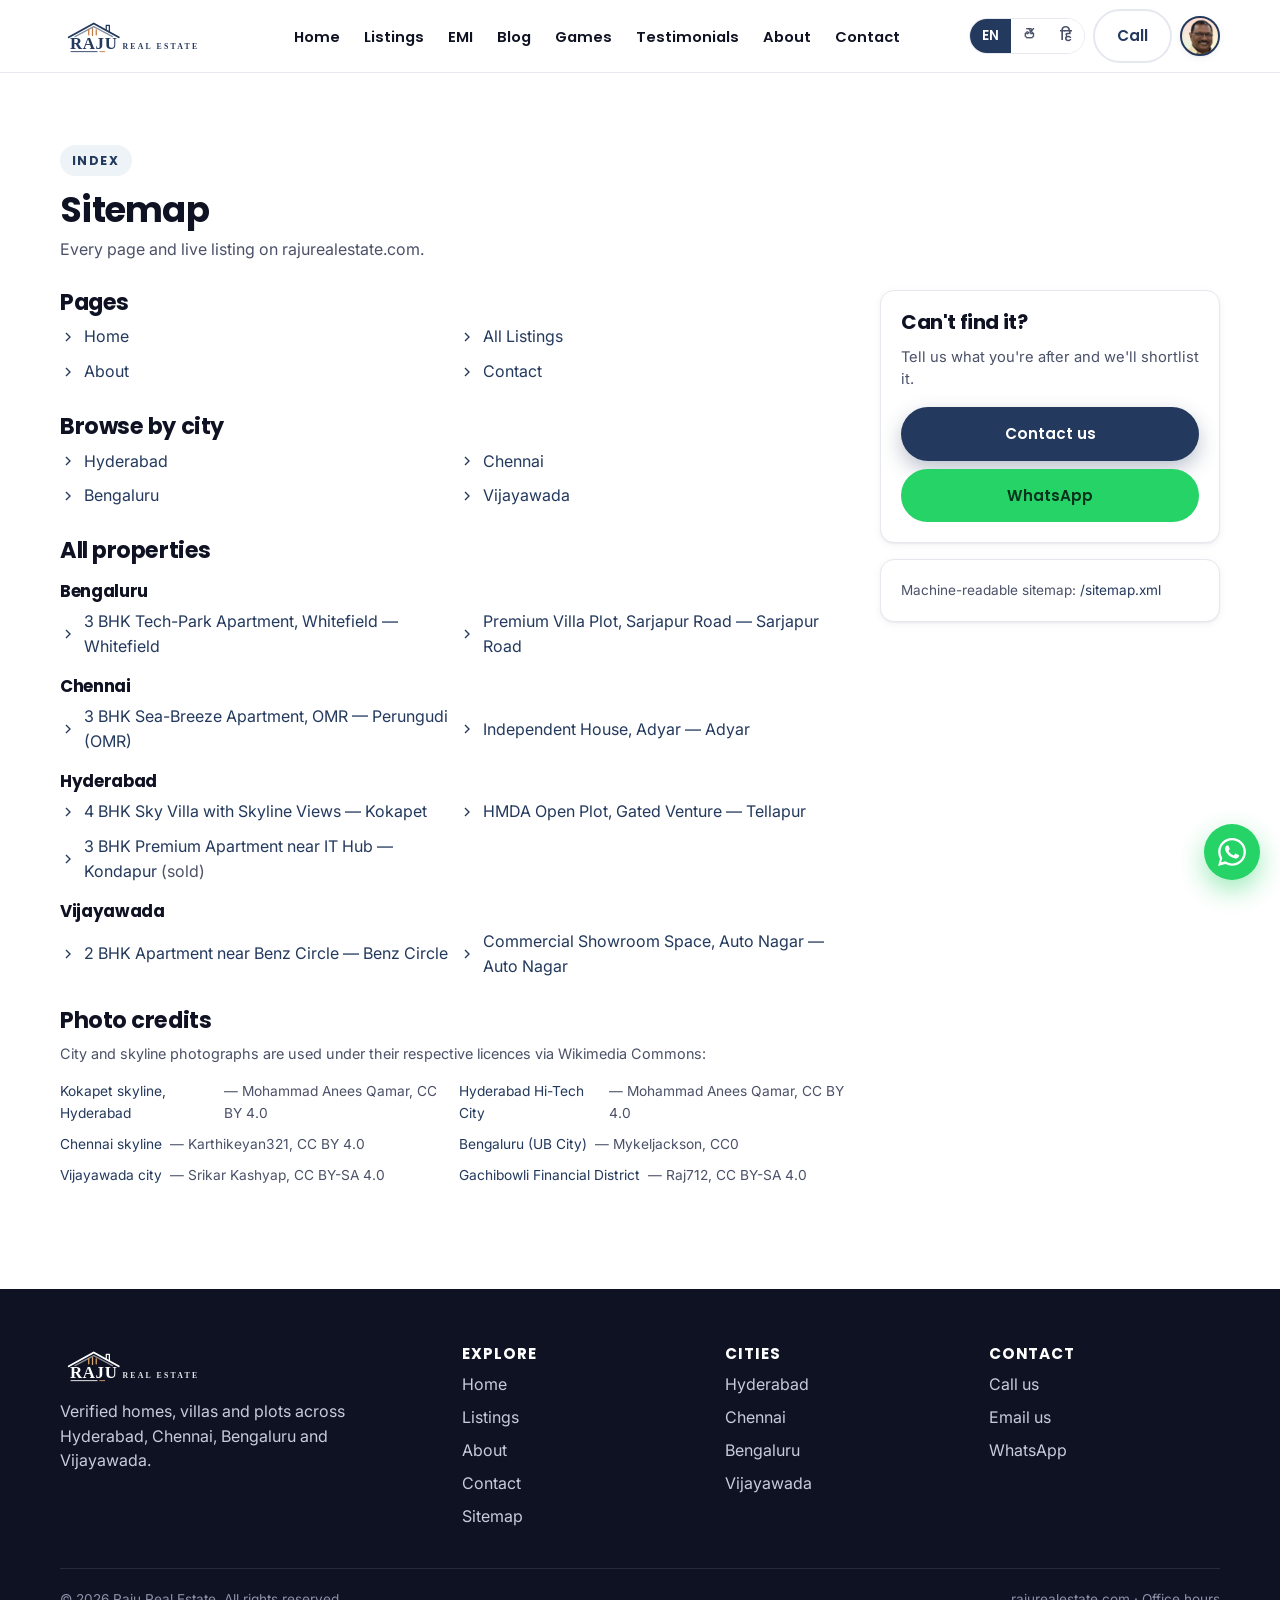
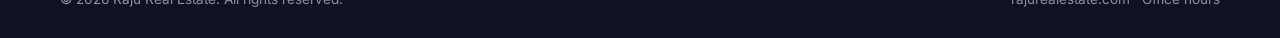
<file: sitemap.html>
<!doctype html>
<html lang="en">
<head>
  <meta charset="utf-8">
  <meta name="viewport" content="width=device-width, initial-scale=1">
  <title>Sitemap — Raju Real Estate</title>
  <meta name="description" content="Full sitemap of Raju Real Estate: pages, cities, and every property listing across Hyderabad, Chennai, Bengaluru and Vijayawada.">
  <link rel="canonical" href="https://rajurealestate.com/sitemap">
  <link rel="icon" href="images/favicon.svg" type="image/svg+xml">
  <link rel="preconnect" href="https://fonts.googleapis.com">
  <link rel="preconnect" href="https://fonts.gstatic.com" crossorigin>
  <link href="https://fonts.googleapis.com/css2?family=Poppins:wght@500;600;700&family=Inter:wght@400;500;600&display=swap" rel="stylesheet">
  <link rel="stylesheet" href="css/styles.css?v=p23">
  <meta property="og:title" content="Sitemap — Raju Real Estate">
  <meta property="og:description" content="Pages, cities, and every property listing.">
  <meta property="og:type" content="website">
  <meta property="og:url" content="https://rajurealestate.com/sitemap">
  <meta property="og:image" content="https://rajurealestate.com/images/og-cover.jpg">
  <meta property="og:site_name" content="Raju Real Estate">
  <meta name="twitter:card" content="summary_large_image">
  <meta name="twitter:image" content="https://rajurealestate.com/images/og-cover.jpg">
</head>
<body>
  <header class="site-header">
    <div class="container nav">
      <a class="brand" href="index.html"><img src="images/logo.svg" alt="Raju Real Estate"></a>
      <button class="nav-toggle" aria-label="Menu"><span></span><span></span><span></span></button>
      <ul class="nav-links">
        <li><a href="index.html" data-i18n="nav.home">Home</a></li>
        <li><a href="listings.html" data-i18n="nav.listings">Listings</a></li>
        <li><a href="emi.html" data-i18n="nav.emi">EMI</a></li>
        <li><a href="blog.html" data-i18n="nav.blog">Blog</a></li>
        <li><a href="games.html" data-i18n="nav.games">Games</a></li>
        <li><a href="index.html#testimonials-section" data-i18n="nav.testimonials">Testimonials</a></li>
        <li><a href="about.html" data-i18n="nav.about">About</a></li>
        <li><a href="contact.html" data-i18n="nav.contact">Contact</a></li>
      </ul>
      <div class="nav-cta">
        <a class="btn btn--ghost" data-contact="phone" data-keep-text href="#" data-i18n="cta.call">Call</a>
        <a class="btn btn--primary" href="listings.html" data-i18n="cta.browseShort">Browse</a>
      </div>
    </div>
  </header>

  <section class="section">
    <div class="container">
      <div class="section-head left" style="margin-bottom:28px">
        <span class="eyebrow">Index</span>
        <h1 style="font-size:2.2rem;margin:0">Sitemap</h1>
        <p class="muted" style="margin:6px 0 0">Every page and live listing on rajurealestate.com.</p>
      </div>

      <div class="pd-layout">
        <div>
          <div class="pd-block">
            <h2>Pages</h2>
            <ul class="amenities">
              <li><svg class="icon" viewBox="0 0 24 24" style="color:var(--brand)"><path d="M9 18l6-6-6-6"/></svg><a href="index.html" data-i18n="nav.home">Home</a></li>
              <li><svg class="icon" viewBox="0 0 24 24" style="color:var(--brand)"><path d="M9 18l6-6-6-6"/></svg><a href="listings.html">All Listings</a></li>
              <li><svg class="icon" viewBox="0 0 24 24" style="color:var(--brand)"><path d="M9 18l6-6-6-6"/></svg><a href="about.html" data-i18n="nav.about">About</a></li>
              <li><svg class="icon" viewBox="0 0 24 24" style="color:var(--brand)"><path d="M9 18l6-6-6-6"/></svg><a href="contact.html" data-i18n="nav.contact">Contact</a></li>
            </ul>
          </div>
          <div class="pd-block">
            <h2>Browse by city</h2>
            <ul class="amenities">
              <li><svg class="icon" viewBox="0 0 24 24" style="color:var(--brand)"><path d="M9 18l6-6-6-6"/></svg><a href="listings.html?city=Hyderabad">Hyderabad</a></li>
              <li><svg class="icon" viewBox="0 0 24 24" style="color:var(--brand)"><path d="M9 18l6-6-6-6"/></svg><a href="listings.html?city=Chennai">Chennai</a></li>
              <li><svg class="icon" viewBox="0 0 24 24" style="color:var(--brand)"><path d="M9 18l6-6-6-6"/></svg><a href="listings.html?city=Bengaluru">Bengaluru</a></li>
              <li><svg class="icon" viewBox="0 0 24 24" style="color:var(--brand)"><path d="M9 18l6-6-6-6"/></svg><a href="listings.html?city=Vijayawada">Vijayawada</a></li>
            </ul>
          </div>
          <div class="pd-block">
            <h2>All properties</h2>
            <div id="sitemap-listings"><p class="muted">Loading…</p></div>
          </div>
          <div class="pd-block" id="credits">
            <h2>Photo credits</h2>
            <p class="muted" style="font-size:.9rem">City and skyline photographs are used under their respective licences via Wikimedia Commons:</p>
            <ul class="amenities" style="font-size:.86rem">
              <li><a href="https://commons.wikimedia.org/wiki/File:Kokapet_Financial_District_Skyline_%E2%80%93_View_from_Neopolis.jpg" target="_blank" rel="noopener">Kokapet skyline, Hyderabad</a> — Mohammad Anees Qamar, CC BY 4.0</li>
              <li><a href="https://commons.wikimedia.org/wiki/File:Hyderabad_Hi-Tech_City_Skyline_at_Night_%E2%80%93_India%27s_Emerging_Silicon_Valley_(2025).jpg" target="_blank" rel="noopener">Hyderabad Hi-Tech City</a> — Mohammad Anees Qamar, CC BY 4.0</li>
              <li><a href="https://commons.wikimedia.org/wiki/File:Chennai-Skyline-from-Mount.jpg" target="_blank" rel="noopener">Chennai skyline</a> — Karthikeyan321, CC BY 4.0</li>
              <li><a href="https://commons.wikimedia.org/wiki/File:UB_City_Skyline.jpg" target="_blank" rel="noopener">Bengaluru (UB City)</a> — Mykeljackson, CC0</li>
              <li><a href="https://commons.wikimedia.org/wiki/File:Vijayawada_city_from_Kanakadurga_Temple_1.jpg" target="_blank" rel="noopener">Vijayawada city</a> — Srikar Kashyap, CC BY-SA 4.0</li>
              <li><a href="https://commons.wikimedia.org/wiki/File:Gachibowli_IT_%26_Financial_District_Skyline_View,_Dec_2018.jpg" target="_blank" rel="noopener">Gachibowli Financial District</a> — Raj712, CC BY-SA 4.0</li>
            </ul>
          </div>
        </div>
        <aside class="pd-aside">
          <div class="enquire-card">
            <h3>Can't find it?</h3>
            <p class="muted" style="font-size:.92rem">Tell us what you're after and we'll shortlist it.</p>
            <a class="btn btn--primary btn--block" href="contact.html" style="margin-bottom:8px">Contact us</a>
            <a class="btn btn--wa btn--block" data-contact="whatsapp" data-keep-text target="_blank" rel="noopener" href="#" data-i18n="footer.whatsapp">WhatsApp</a>
          </div>
          <div class="enquire-card">
            <p class="muted" style="font-size:.85rem;margin:0">Machine-readable sitemap: <a href="/sitemap.xml">/sitemap.xml</a></p>
          </div>
        </aside>
      </div>
    </div>
  </section>

  <footer class="site-footer">
    <div class="container">
      <div class="footer-grid">
        <div>
          <div class="footer-brand"><img src="images/logo-white.svg" alt="Raju Real Estate"></div>
          <p style="margin-top:14px;max-width:320px" data-i18n="footer.tagline">Verified homes, villas and plots across Hyderabad, Chennai, Bengaluru and Vijayawada.</p>
        </div>
        <div><h4 data-i18n="footer.explore">Explore</h4><a href="index.html" data-i18n="nav.home">Home</a><a href="listings.html" data-i18n="nav.listings">Listings</a><a href="about.html" data-i18n="nav.about">About</a><a href="contact.html" data-i18n="nav.contact">Contact</a><a href="sitemap.html" data-i18n="footer.sitemap">Sitemap</a></div>
        <div><h4 data-i18n="footer.cities">Cities</h4><a href="listings.html?city=Hyderabad">Hyderabad</a><a href="listings.html?city=Chennai">Chennai</a><a href="listings.html?city=Bengaluru">Bengaluru</a><a href="listings.html?city=Vijayawada">Vijayawada</a></div>
        <div><h4 data-i18n="footer.contact">Contact</h4><a data-contact="phone" data-keep-text href="#" data-i18n="footer.callUs">Call us</a><a data-contact="email" data-keep-text href="#" data-i18n="footer.emailUs">Email us</a><a data-contact="whatsapp" data-keep-text target="_blank" rel="noopener" href="#" data-i18n="footer.whatsapp">WhatsApp</a></div>
      </div>
      <div class="footer-bottom">
        <span>© <span data-year>2026</span> Raju Real Estate. All rights reserved.</span>
        <span>rajurealestate.com · <span data-contact="hours" data-keep-text>Office hours</span></span>
      </div>
    </div>
  </footer>

  <script src="js/config.js?v=p23"></script>
  <script src="js/i18n.js?v=p23"></script>
  <script src="js/site.js?v=p23"></script>
  <script src="js/sitemap-page.js?v=p23"></script>
</body>
</html>
</file>
<file: css/styles.css>
/*
  File: css/styles.css
  Purpose: Global design system + component styles for Raju Real Estate.
  Engine: Plain CSS (no preprocessor, no build step).
  Platform: Static site on Cloudflare Pages. Modern evergreen browsers.
  Design: Bold & vibrant. Royal indigo primary, amber micro-accent.
  Why CSS variables: single source of truth so brand colors change in one place.
*/

:root {
  /* Brand palette — navy + copper, matched to the Raju Real Estate logo.
     Scale names kept (indigo and amber) so every component that references
     them re-skins from these values alone. */
  --indigo-900: #0b1626;   /* near-black navy — dramatic hero surfaces (premium re-skin) */
  --indigo-800: #12233a;
  --indigo-700: #1e3453;
  --indigo-600: #23395d;   /* brand navy */
  --indigo-500: #2c476f;
  --indigo-100: #dbe4ef;
  --indigo-50:  #eef3f8;

  --amber-500: #b07a35;    /* brushed gold — refined from copper for the premium re-skin */
  --amber-400: #c99552;
  --amber-100: #f1e4d0;
  --gold: #b07a35;         /* semantic alias used by trust marks + CTAs */

  --ink:      #0f1222;   /* near-black text */
  --ink-soft: #4b5168;   /* secondary text */
  --line:     #e6e8f0;   /* borders */
  --bg:       #ffffff;
  --bg-soft:  #f6f7fb;   /* section alt background */
  --bg-tint:  var(--indigo-50);

  --ok:   #16a34a;
  --sold: #dc2626;
  --rent: #7c3aed;

  --brand: var(--indigo-600);
  --brand-dark: var(--indigo-800);
  --accent: var(--amber-500);

  --radius: 14px;
  --radius-sm: 10px;
  --shadow-sm: 0 1px 2px rgba(15,18,34,.06), 0 2px 8px rgba(15,18,34,.05);
  --shadow-md: 0 8px 24px rgba(15,18,34,.10);
  --shadow-lg: 0 20px 48px rgba(30,27,75,.18);

  --maxw: 1200px;
  --font-head: 'Poppins', system-ui, -apple-system, 'Segoe UI', Roboto, sans-serif;
  --font-body: 'Inter', system-ui, -apple-system, 'Segoe UI', Roboto, sans-serif;
}

* { box-sizing: border-box; }

html { scroll-behavior: smooth; }

body {
  margin: 0;
  font-family: var(--font-body);
  color: var(--ink);
  background: var(--bg);
  line-height: 1.55;
  -webkit-font-smoothing: antialiased;
}

h1, h2, h3, h4 { font-family: var(--font-head); font-weight: 700; line-height: 1.15; margin: 0 0 .4em; color: var(--ink); letter-spacing: -0.02em; }
h1 { font-size: clamp(2rem, 5vw, 3.4rem); }
h2 { font-size: clamp(1.6rem, 3.5vw, 2.4rem); }
h3 { font-size: 1.25rem; }
p { margin: 0 0 1rem; }
a { color: var(--brand); text-decoration: none; }
img { max-width: 100%; display: block; }

/* Cross-browser fallback: older iOS Safari (<15) / Android / Chromebook browsers
   lack CSS aspect-ratio, which collapses DIV-based frames to zero height and
   hides the image inside. Restore height via the padding-ratio technique so
   every frame renders on every device. <img>-based frames degrade to natural
   ratio on their own and need no fallback. */
@supports not (aspect-ratio: 1 / 1) {
  .card-media { height: 0; padding-bottom: 75%; }
  .card-media img { position: absolute; inset: 0; width: 100%; height: 100%; }
  .pd-gallery figure { height: 0; padding-bottom: 75%; }
  .pd-gallery figure img { position: absolute; inset: 0; height: 100%; }
  .pd-gallery .g-main { padding-bottom: 66%; }
  .city-tile { min-height: 300px; }
  .g2048-grid { height: 0; padding-bottom: 100%; position: relative; }
  .mem-card, .ttt-cell, .simon-btn, .whack-hole, .mine-cell { min-height: 64px; }
  .hero-art--photo img, .page-hero-art img, .about-inline-img { min-height: 200px; object-fit: cover; }
  /* Board games: the grids get their height from aspect-ratio on the container
     (chess/draughts/sudoku) or on the cell (Connect Four/Word Guess). Without
     it both collapse, so give the cells an explicit floor instead. The values
     are deliberately below the 64px touch target — an 8x8 or 10x10 board at
     64px per cell would overflow every phone. */
  .chess-sq { min-height: 42px; }
  .dr-sq { min-height: 32px; }
  .sud-cell { min-height: 34px; }
  .c4-cell { min-height: 40px; }
  .wd-tile { min-height: 50px; }
}

.container { width: 100%; max-width: var(--maxw); margin: 0 auto; padding: 0 20px; }
.section { padding: 72px 0; }
.section--soft { background: var(--bg-soft); }
.center { text-align: center; }
.muted { color: var(--ink-soft); }
.eyebrow { display: inline-block; font-family: var(--font-head); font-weight: 700; font-size: .78rem; letter-spacing: .12em; text-transform: uppercase; color: var(--brand); background: var(--indigo-50); padding: 6px 12px; border-radius: 999px; margin-bottom: 14px; }
.section-head { max-width: 640px; margin: 0 auto 40px; }
.section-head.left { margin-left: 0; text-align: left; }

/* ---------- Buttons ---------- */
.btn { display: inline-flex; align-items: center; gap: 8px; font-family: var(--font-head); font-weight: 600; font-size: .95rem; padding: 13px 22px; border-radius: 999px; border: 2px solid transparent; cursor: pointer; transition: transform .12s ease, box-shadow .12s ease, background .12s ease; white-space: nowrap; }
.btn:active { transform: translateY(1px); }
.btn--primary { background: var(--brand); color: #fff; box-shadow: 0 8px 20px rgba(35,57,93,.30); }
.btn--primary:hover { background: var(--indigo-700); box-shadow: 0 10px 26px rgba(35,57,93,.40); }
.btn--accent { background: var(--accent); color: #2a1a08; box-shadow: 0 8px 20px rgba(193,122,63,.34); }
.btn--accent:hover { background: var(--amber-400); }
.btn--ghost { background: #fff; color: var(--brand); border-color: var(--line); }
.btn--ghost:hover { border-color: var(--brand); background: var(--indigo-50); }
.btn--light { background: rgba(255,255,255,.14); color: #fff; border-color: rgba(255,255,255,.35); }
.btn--light:hover { background: rgba(255,255,255,.24); }
.btn--wa { background: #25d366; color: #06331b; }
.btn--wa:hover { background: #1fbd5a; }
/* Primary WhatsApp CTA (hero/bands): green, icon + label, the #1 conversion path. */
.btn--whatsapp { background: #25d366; color: #06331b; gap: 9px; box-shadow: 0 8px 20px rgba(37,211,102,.34); }
.btn--whatsapp:hover { background: #1fbd5a; box-shadow: 0 10px 26px rgba(37,211,102,.44); }
.btn--whatsapp svg { flex: none; }
.btn--block { width: 100%; justify-content: center; }

/* ---------- Header ---------- */
.site-header { position: sticky; top: 0; z-index: 50; background: rgba(255,255,255,.9); backdrop-filter: blur(10px); border-bottom: 1px solid var(--line); }
.nav { display: flex; align-items: center; justify-content: space-between; height: 72px; }
/* flex:none is load-bearing: .brand is a flex item of .nav, so it would otherwise
   shrink and drag the logo down with it. */
.brand { display: flex; align-items: center; gap: 10px; flex: none; }
/* The logo ships as <img src="logo.svg">, not an inline <svg>. A rule matching only
   `.brand svg` never applied, so the file rendered at its intrinsic 264x64 — visibly
   oversized on desktop, and merely squeezed into looking right on narrow screens
   where flex-shrink compressed it. Match both element types so the size is deliberate.
   No max-width here: it would re-chain the image to a shrinking parent. */
.brand img, .brand svg { height: 40px; width: auto; flex: none; object-fit: contain; }
/* Nav spacing is deliberately tight. The header holds 8 links plus 4 controls in a
   1200px container (1160 usable); at the old 14px link padding / 8px gap the row
   demanded 1322px in English and overflowed at EVERY desktop width, since the
   container never grows past 1200. English is the widest of the three languages
   (te 1224, hi 1157), so it is the case to clear. Measured after this change: 984px. */
.nav-links { display: flex; align-items: center; gap: 4px; list-style: none; margin: 0; padding: 0; }
.nav-links a { font-family: var(--font-head); font-weight: 600; font-size: .92rem; color: var(--ink); padding: 9px 10px; border-radius: 10px; }
.nav-links a:hover, .nav-links a.active { color: var(--brand); background: var(--indigo-50); }
.nav-cta { display: flex; align-items: center; gap: 8px; }
/* "Browse Properties" duplicates the Listings nav link a few pixels away, so the
   header sheds it rather than the logo. It returns below 900px, where the links
   collapse into the hamburger overlay and the row has room again. */
@media (min-width: 901px) { .nav-cta .btn--primary { display: none; } }
.header-agent { display: inline-flex; width: 40px; height: 40px; border-radius: 50%; overflow: hidden; flex: none; border: 2px solid var(--brand); box-shadow: var(--shadow-sm); transition: transform .14s ease, box-shadow .14s ease; background: linear-gradient(135deg, var(--indigo-600), var(--amber-500)); color: #fff; align-items: center; justify-content: center; font-family: var(--font-head); font-weight: 700; }
.header-agent img { width: 100%; height: 100%; object-fit: cover; }
.header-agent:hover { transform: scale(1.06); box-shadow: var(--shadow-md); }
.header-agent.is-fallback { font-size: 1.05rem; }
.nav-toggle { display: none; background: none; border: 0; cursor: pointer; padding: 8px; }
.nav-toggle span { display: block; width: 24px; height: 2px; background: var(--ink); margin: 5px 0; transition: .2s; }

@media (max-width: 900px) {
  .nav-links { position: fixed; inset: 72px 0 auto 0; flex-direction: column; align-items: stretch; gap: 0; background: #fff; border-bottom: 1px solid var(--line); padding: 12px 20px; transform: translateY(-140%); transition: transform .25s ease; box-shadow: var(--shadow-md); }
  .nav-links.open { transform: translateY(0); }
  .nav-links a { padding: 14px; border-radius: 8px; }
  .nav-toggle { display: block; }
  .nav-cta .btn--ghost { display: none; }
}
/* Small phones: drop the primary CTA + tighten the language toggle so the header
   never overflows horizontally (the hamburger + hero + float button cover it). */
@media (max-width: 600px) {
  .nav-cta .btn--primary { display: none; }
  .nav-cta { gap: 8px; }
  .lang-toggle button { padding: 7px 9px; }
  /* 40px tall = 165px wide, which overflows a 375px header once the toggle,
     language switch and avatar are counted. 32px keeps the wordmark legible. */
  .brand img, .brand svg { height: 32px; }
}

/* ---------- Hero ---------- */
.hero { position: relative; color: #fff; background:
    radial-gradient(1200px 500px at 85% -10%, rgba(193,122,63,.38), transparent 60%),
    linear-gradient(135deg, var(--indigo-900), var(--indigo-700) 55%, var(--indigo-600)); overflow: hidden; }
.hero::after { content: ""; position: absolute; inset: 0; background-image: radial-gradient(rgba(255,255,255,.08) 1px, transparent 1px); background-size: 22px 22px; opacity: .5; pointer-events: none; }
.hero-inner { position: relative; z-index: 2; padding: 84px 0 96px; max-width: 760px; }
.hero h1 { color: #fff; }
.hero h1 .hl { color: var(--amber-400); }
.hero p.lead { font-size: 1.15rem; color: rgba(255,255,255,.9); max-width: 560px; }
.hero-cta { display: flex; gap: 12px; flex-wrap: wrap; margin-top: 26px; }
.hero-stats { display: flex; gap: 32px; margin-top: 44px; flex-wrap: wrap; }
.hero-stat b { font-family: var(--font-head); font-size: 1.9rem; display: block; color: #fff; }
.hero-stat span { color: rgba(255,255,255,.8); font-size: .9rem; }

/* ---------- Premium hero (Home) ---------- */
.hero--premium { overflow: hidden; }
.hero-grid { position: relative; z-index: 2; display: grid; grid-template-columns: 1.08fr 0.92fr; align-items: center; gap: 48px; padding: 76px 0 84px; }
.hero-copy { max-width: 640px; }
.hero--premium h1 { font-size: clamp(2.3rem, 5vw, 3.7rem); line-height: 1.07; margin-bottom: .5em; }
.hero--premium .lead { font-size: 1.18rem; }
.hero-art { position: relative; }
.hero-art img { width: 100%; height: auto; display: block; filter: drop-shadow(0 24px 44px rgba(0,0,0,.28)); animation: heroFloat 7s ease-in-out infinite; }
@keyframes heroFloat { 0%,100% { transform: translateY(0); } 50% { transform: translateY(-10px); } }
.trust-row { display: flex; flex-wrap: wrap; gap: 12px 26px; margin-top: 30px; }
.trust-item { display: inline-flex; align-items: center; gap: 9px; color: rgba(255,255,255,.92); font-size: .92rem; font-weight: 500; }
.trust-item svg { color: #e0a56a; flex: none; }
.hero-art--photo img { border-radius: 18px; border: 1px solid rgba(255,255,255,.16); box-shadow: 0 28px 60px rgba(0,0,0,.42); filter: none; aspect-ratio: 16 / 10; object-fit: cover; }
.hero-art--photo { position: relative; }
.hero-art--photo .hero-photo-cap { position: absolute; left: 14px; bottom: 12px; z-index: 2; color: #fff; font-size: .8rem; font-weight: 600; background: rgba(15,18,34,.5); backdrop-filter: blur(4px); padding: 5px 11px; border-radius: 999px; }
@media (max-width: 940px) {
  .hero-grid { grid-template-columns: 1fr; gap: 20px; padding: 56px 0 64px; }
  .hero-art { max-width: 480px; margin: 4px auto 0; opacity: .98; }
}

/* Full-bleed stats band under the hero */
.stats-band { background: #fff; border-bottom: 1px solid var(--line); }
.stats-band-grid { display: grid; grid-template-columns: repeat(3, 1fr); gap: 20px; padding: 30px 0; }
.stats-band .sb-stat { text-align: center; position: relative; }
.stats-band .sb-stat + .sb-stat::before { content: ""; position: absolute; left: 0; top: 12%; height: 76%; width: 1px; background: var(--line); }
.stats-band .sb-stat b { display: block; font-family: var(--font-head); font-weight: 700; font-size: clamp(1.7rem, 3.5vw, 2.4rem); color: var(--brand-dark); letter-spacing: -0.02em; }
.stats-band .sb-stat span { color: var(--ink-soft); font-size: .92rem; }

/* ---------- How-we-verify-title band (answers the NRI title-fraud fear) ---------- */
.verify { background: var(--bg-soft); }
.verify-steps { display: grid; grid-template-columns: repeat(4, 1fr); gap: 18px; margin-top: 8px; }
@media (max-width: 900px) { .verify-steps { grid-template-columns: repeat(2, 1fr); } }
@media (max-width: 520px) { .verify-steps { grid-template-columns: 1fr; } }
.vstep { background: #fff; border: 1px solid var(--line); border-top: 3px solid var(--gold); border-radius: var(--radius); padding: 22px 20px; box-shadow: var(--shadow-sm); }
.vstep-top { display: flex; align-items: center; justify-content: space-between; margin-bottom: 12px; }
.vstep-ic { display: inline-grid; place-items: center; width: 46px; height: 46px; border-radius: 12px; background: var(--amber-100); color: var(--gold); }
.vstep-ic svg { width: 26px; height: 26px; }
.vstep-no { font-family: var(--font-head); font-weight: 700; font-size: 1.5rem; letter-spacing: .02em; color: var(--indigo-100); line-height: 1; }
.vstep h3 { font-family: var(--font-head); font-size: 1.06rem; margin: 8px 0 6px; color: var(--ink); }
.vstep p { color: var(--ink-soft); font-size: .9rem; line-height: 1.5; margin: 0; }

/* ---------- Full-bleed photo hero (Home) ---------- */
.hero--full { position: relative; min-height: min(86vh, 640px); display: flex; align-items: center;
  background: linear-gradient(100deg, rgba(9,18,30,.90) 0%, rgba(9,18,30,.62) 42%, rgba(9,18,30,.20) 82%, rgba(9,18,30,.10) 100%), var(--hero-img) center 30% / cover no-repeat; }
.hero--full::after { display: none; }
.hero-full-inner { position: relative; z-index: 2; max-width: 680px; padding: 72px 0; }
.hero--full h1 { font-size: clamp(2.3rem, 5vw, 3.6rem); line-height: 1.08; margin: 0 0 .45em; }
.hero--full .lead { font-size: 1.16rem; max-width: 600px; }
.hero-full-cap { position: absolute; right: 16px; bottom: 12px; z-index: 2; color: rgba(255,255,255,.85); font-size: .78rem; font-weight: 600; background: rgba(9,18,30,.45); backdrop-filter: blur(4px); padding: 5px 11px; border-radius: 999px; }
@media (max-width: 700px) { .hero--full { min-height: 0; } .hero-full-inner { padding: 52px 0 60px; } }

.container--narrow { max-width: 820px; }

/* ---------- Full-bleed photo CTA strip ---------- */
.photo-cta { position: relative; color: #fff; background: linear-gradient(90deg, rgba(9,18,30,.90), rgba(9,18,30,.55)), var(--cta-img) center / cover no-repeat; }
.photo-cta-inner { display: flex; align-items: center; justify-content: space-between; gap: 32px; padding: 56px 0; flex-wrap: wrap; }
.photo-cta h2 { color: #fff; font-size: clamp(1.5rem, 3vw, 2.1rem); margin: 0 0 8px; max-width: 620px; }
.photo-cta p { color: rgba(255,255,255,.9); margin: 0; max-width: 620px; }
.photo-cta-actions { display: flex; gap: 12px; flex-wrap: wrap; }

/* ---------- Process (how buying works) ---------- */
.proc-steps { display: grid; grid-template-columns: repeat(4, 1fr); gap: 20px; counter-reset: proc; }
@media (max-width: 900px) { .proc-steps { grid-template-columns: repeat(2, 1fr); } }
@media (max-width: 520px) { .proc-steps { grid-template-columns: 1fr; } }
.proc-step { position: relative; padding: 8px 6px; }
.proc-num { display: inline-grid; place-items: center; width: 48px; height: 48px; border-radius: 50%; background: var(--brand); color: #fff; font-family: var(--font-head); font-weight: 700; font-size: 1.25rem; margin-bottom: 14px; box-shadow: 0 8px 18px rgba(35,57,93,.28); }
.proc-step h3 { font-family: var(--font-head); font-size: 1.06rem; margin: 0 0 6px; }
.proc-step p { color: var(--ink-soft); font-size: .92rem; line-height: 1.55; margin: 0; }

/* ---------- FAQ accordion ---------- */
.faq { display: flex; flex-direction: column; gap: 12px; }
.faq-item { background: #fff; border: 1px solid var(--line); border-radius: var(--radius-sm); padding: 2px 20px; box-shadow: var(--shadow-sm); }
.faq-item summary { list-style: none; cursor: pointer; font-family: var(--font-head); font-weight: 600; font-size: 1.02rem; padding: 16px 0; display: flex; justify-content: space-between; align-items: center; gap: 16px; }
.faq-item summary::-webkit-details-marker { display: none; }
.faq-item summary::after { content: "+"; font-size: 1.5rem; color: var(--gold); font-weight: 400; line-height: 1; transition: transform .2s; }
.faq-item[open] summary::after { transform: rotate(45deg); }
.faq-item p { color: var(--ink-soft); line-height: 1.6; margin: 0 0 18px; }

/* About / Contact photography (replaces the old line-art SVGs) */
.about-inline-img { width: 100%; border-radius: var(--radius); margin-top: 20px; box-shadow: var(--shadow-md); aspect-ratio: 16 / 10; object-fit: cover; display: block; }
.contact-photo { margin: 26px 0 0; }
.contact-photo img { width: 100%; border-radius: var(--radius); box-shadow: var(--shadow-md); aspect-ratio: 4 / 3; object-fit: cover; display: block; }
.contact-photo figcaption { text-align: center; color: var(--ink-soft); font-size: .85rem; margin-top: 10px; font-style: italic; }

/* Premium page-header band (Listings/Contact/EMI/Blog) */
.page-hero { background: linear-gradient(135deg, var(--indigo-900), var(--indigo-700) 60%, var(--indigo-600)); color: #fff; position: relative; overflow: hidden; }
.page-hero::after { content: ""; position: absolute; right: -30px; bottom: 0; width: 46%; max-width: 560px; height: 100%; background: url("../images/art/skyline-light.svg") right bottom / contain no-repeat; opacity: .16; pointer-events: none; }
.page-hero--photo { background: linear-gradient(115deg, rgba(15,32,54,.92) 34%, rgba(23,41,63,.66)), var(--phero-img) center / cover no-repeat; }
.page-hero--photo::after { opacity: 0; }
/* Split page-hero: text left, framed thematic photo right (hides skyline watermark) */
.page-hero--split::after { opacity: 0; }
.page-hero-grid { display: grid; grid-template-columns: 1.15fr .85fr; gap: 40px; align-items: center; }
.page-hero-art { justify-self: end; width: 100%; }
.page-hero-art img { width: 100%; max-width: 480px; border-radius: 16px; border: 1px solid rgba(255,255,255,.18); box-shadow: 0 20px 44px rgba(0,0,0,.42); aspect-ratio: 16 / 11; object-fit: cover; display: block; margin-left: auto; }
@media (max-width: 820px) {
  /* Stack the header photo below the heading on phones/tablets (was hidden). */
  .page-hero-grid { grid-template-columns: 1fr; }
  .page-hero-art { justify-self: stretch; width: 100%; margin-top: 18px; }
  .page-hero-art img { max-width: 100%; margin-left: 0; aspect-ratio: 16 / 9; }
}
.page-hero .container { position: relative; z-index: 2; padding: 54px 0 58px; }
.page-hero .section-head { margin-bottom: 0; }
.page-hero h1 { color: #fff; }
.page-hero .eyebrow { background: rgba(255,255,255,.14); color: #fff; }
.page-hero .muted { color: rgba(255,255,255,.82); }
@media (max-width: 640px) { .page-hero::after { opacity: .10; } .page-hero .container { padding: 40px 0 44px; } }

/* Full-bleed section helper + premium rhythm */
.section--tint { background: var(--bg-tint); }
.section--dark { background: linear-gradient(135deg, var(--indigo-900), var(--indigo-700)); color: #fff; }
.section--dark h2, .section--dark .eyebrow { color: #fff; }
.section--dark .eyebrow { background: rgba(255,255,255,.12); }
.section--dark .muted { color: rgba(255,255,255,.8); }
.section-head h2 { font-size: clamp(1.7rem, 3.4vw, 2.5rem); }

/* Quick search bar on hero */
.quick-search { position: relative; z-index: 3; background: #fff; border-radius: var(--radius); box-shadow: var(--shadow-lg); padding: 16px; margin: -44px auto 0; max-width: 980px; display: grid; grid-template-columns: repeat(4, 1fr) auto; gap: 12px; }
.quick-search .field { display: flex; flex-direction: column; gap: 4px; }
.quick-search label { font-size: .72rem; font-weight: 700; text-transform: uppercase; letter-spacing: .06em; color: var(--ink-soft); }
.quick-search select, .quick-search input { border: 1px solid var(--line); border-radius: var(--radius-sm); padding: 11px 12px; font-family: var(--font-body); font-size: .95rem; background: #fff; color: var(--ink); }
.quick-search .btn { align-self: end; height: 44px; }
@media (max-width: 820px) { .quick-search { grid-template-columns: 1fr 1fr; margin-top: 24px; } .quick-search .btn { grid-column: 1 / -1; } }

/* ---------- Listing cards ---------- */
.grid-cards { display: grid; grid-template-columns: repeat(3, 1fr); gap: 24px; }
@media (max-width: 980px) { .grid-cards { grid-template-columns: repeat(2, 1fr); } }
@media (max-width: 620px) { .grid-cards { grid-template-columns: 1fr; } }

.card { background: #fff; border: 1px solid var(--line); border-radius: var(--radius); overflow: hidden; box-shadow: var(--shadow-sm); transition: transform .16s ease, box-shadow .16s ease; display: flex; flex-direction: column; }
.card:hover { transform: translateY(-4px); box-shadow: var(--shadow-md); }
.card-media { position: relative; aspect-ratio: 4 / 3; background: linear-gradient(135deg, var(--indigo-100), var(--indigo-50)); overflow: hidden; }
.card-media img { width: 100%; height: 100%; object-fit: cover; }
/* Card image overlays: exactly ONE pill per corner so nothing ever collides.
   Root cause of the old bug: status + type + featured all fought for the top row
   and the type label got clipped on narrow cards. Type now lives in the body. */
.badge { font-family: var(--font-head); font-weight: 700; font-size: .68rem; letter-spacing: .04em; text-transform: uppercase; padding: 5px 10px; border-radius: 999px; color: #fff; }
.card-status { position: absolute; top: 12px; left: 12px; box-shadow: 0 2px 8px rgba(11,22,38,.28); }
.badge--sale { background: var(--ok); }
.badge--sold { background: var(--sold); }
.badge--rent { background: var(--rent); }
.badge--featured { position: absolute; top: 12px; right: 12px; background: linear-gradient(135deg, var(--amber-400), var(--gold)); color: #241a00; box-shadow: 0 2px 8px rgba(11,22,38,.28); }
/* Honesty label for free-license stock photos on the 4 photo-less listings. */
.card-repflag { position: absolute; left: 12px; bottom: 12px; font-family: var(--font-head); font-size: .64rem; font-weight: 600; letter-spacing: .03em; text-transform: uppercase; color: #fff; background: rgba(11,22,38,.72); backdrop-filter: blur(2px); padding: 4px 9px; border-radius: 999px; }

/* Type + trust chips: in the card body, clear of the photo. */
.card-chips { display: flex; align-items: center; gap: 8px; flex-wrap: wrap; margin-bottom: 10px; }
.chip-type { font-family: var(--font-head); font-weight: 700; font-size: .68rem; letter-spacing: .05em; text-transform: uppercase; color: var(--brand); background: var(--indigo-50); border: 1px solid var(--indigo-100); padding: 4px 10px; border-radius: 999px; }
.chip-verified { display: inline-flex; align-items: center; gap: 5px; font-family: var(--font-head); font-weight: 700; font-size: .68rem; letter-spacing: .03em; text-transform: uppercase; color: #6a4a12; background: var(--amber-100); border: 1px solid #e2c48f; padding: 4px 10px; border-radius: 999px; }
.chip-verified svg { color: var(--gold); }
.card-body { padding: 16px 18px 18px; display: flex; flex-direction: column; flex: 1; }
.card-price { font-family: var(--font-head); font-weight: 700; font-size: 1.35rem; color: var(--brand-dark); }
.card-price small { font-weight: 600; font-size: .8rem; color: var(--ink-soft); }
.card-title { font-family: var(--font-head); font-weight: 600; font-size: 1.02rem; margin: 6px 0 2px; }
.card-loc { color: var(--ink-soft); font-size: .9rem; display: flex; align-items: center; gap: 6px; }
.card-specs { display: flex; gap: 14px; margin-top: 14px; padding-top: 14px; border-top: 1px solid var(--line); color: var(--ink-soft); font-size: .86rem; flex-wrap: wrap; }
.card-specs .spec { display: flex; align-items: center; gap: 6px; }
.card-specs .spec b { color: var(--ink); font-weight: 600; }
.card-foot { margin-top: auto; padding-top: 14px; display: flex; gap: 8px; flex-wrap: wrap; }
/* flex-basis 120px + min-width 0 lets both labelled buttons share the row and
   shrink to fit; they wrap to stacked full-width only when the card is too narrow. */
.card-foot .btn { flex: 1 1 120px; min-width: 0; padding: 10px 10px; font-size: .82rem; justify-content: center; }
.card-foot .btn--whatsapp { gap: 6px; }
.card-foot .btn--whatsapp svg { flex: none; }

.icon { width: 16px; height: 16px; stroke: currentColor; fill: none; stroke-width: 2; flex: none; }

/* ---------- Listings page: filter rail ---------- */
.listings-layout { display: grid; grid-template-columns: 296px 1fr; gap: 28px; align-items: start; }
@media (max-width: 900px) { .listings-layout { grid-template-columns: 1fr; } }
.filters { background: #fff; border: 1px solid var(--line); border-radius: var(--radius); padding: 20px; box-shadow: var(--shadow-sm); position: sticky; top: 88px; }
.filters h3 { display: flex; align-items: center; justify-content: space-between; font-size: 1.05rem; }
.filter-group { padding: 14px 0; border-top: 1px solid var(--line); }
.filter-group:first-of-type { border-top: 0; }
.filter-group > label { display: block; font-family: var(--font-head); font-weight: 600; font-size: .85rem; margin-bottom: 8px; }
.filter-group select, .filter-group input { width: 100%; border: 1px solid var(--line); border-radius: var(--radius-sm); padding: 10px 11px; font-family: var(--font-body); font-size: .92rem; background: #fff; }
.range-row { display: flex; gap: 8px; }
.chip-row { display: flex; flex-wrap: wrap; gap: 8px; }
.chip { font-size: .82rem; font-weight: 600; font-family: var(--font-head); padding: 7px 12px; border-radius: 999px; border: 1px solid var(--line); background: #fff; cursor: pointer; color: var(--ink-soft); transition: .12s; }
.chip:hover { border-color: var(--brand); color: var(--brand); }
.chip.active { background: var(--brand); border-color: var(--brand); color: #fff; }

.listings-bar { display: flex; align-items: center; justify-content: space-between; gap: 12px; margin-bottom: 18px; flex-wrap: wrap; }
.listings-bar .count { font-family: var(--font-head); font-weight: 600; }
.listings-bar .count b { color: var(--brand); }
.sort-select { border: 1px solid var(--line); border-radius: var(--radius-sm); padding: 9px 12px; font-family: var(--font-body); background: #fff; }
.filter-toggle { display: none; }
@media (max-width: 900px) {
  .filters { position: static; display: none; margin-bottom: 20px; }
  .filters.open { display: block; }
  .filter-toggle { display: inline-flex; }
}
.no-results { text-align: center; padding: 60px 20px; color: var(--ink-soft); }

/* ---------- Property detail ---------- */
.pd-head { padding: 28px 0 8px; }
.pd-crumb { font-size: .88rem; color: var(--ink-soft); margin-bottom: 12px; }
.pd-title-row { display: flex; justify-content: space-between; align-items: flex-start; gap: 20px; flex-wrap: wrap; }
.pd-price { font-family: var(--font-head); font-weight: 700; font-size: 2rem; color: var(--brand-dark); }
.pd-gallery { display: grid; grid-template-columns: 2fr 1fr 1fr; grid-auto-rows: 1fr; gap: 10px; border-radius: var(--radius); overflow: hidden; margin: 18px 0 28px; }
.pd-gallery .g-main { grid-row: span 2; }
.pd-gallery figure { margin: 0; position: relative; aspect-ratio: 4/3; background: var(--indigo-50); }
.pd-gallery .g-main { aspect-ratio: auto; }
.pd-gallery img { width: 100%; height: 100%; object-fit: cover; cursor: zoom-in; }
@media (max-width: 720px) { .pd-gallery { grid-template-columns: 1fr 1fr; } .pd-gallery .g-main { grid-column: 1 / -1; grid-row: auto; aspect-ratio: 16/10; } }

.pd-layout { display: grid; grid-template-columns: 1fr 340px; gap: 32px; align-items: start; }
@media (max-width: 900px) { .pd-layout { grid-template-columns: 1fr; } }
.pd-facts { display: grid; grid-template-columns: repeat(4, 1fr); gap: 12px; margin: 6px 0 26px; }
@media (max-width: 620px) { .pd-facts { grid-template-columns: repeat(2, 1fr); } }
.fact { background: var(--bg-soft); border: 1px solid var(--line); border-radius: var(--radius-sm); padding: 14px; text-align: center; }
.fact b { display: block; font-family: var(--font-head); font-size: 1.15rem; color: var(--ink); }
.fact span { font-size: .78rem; color: var(--ink-soft); text-transform: uppercase; letter-spacing: .04em; }
.pd-block { margin-bottom: 30px; }
.pd-block h2 { font-size: 1.4rem; }

/* Property title-row chips (reuse card chip styles, laid out in a row) */
.pd-chips { display: flex; align-items: center; flex-wrap: wrap; gap: 8px; margin-bottom: 12px; }
.pd-chips .badge { display: inline-block; }
/* Representative-image honesty note under the gallery */
.pd-repnote { display: flex; align-items: center; gap: 8px; margin: -14px 0 26px; color: var(--ink-soft); font-size: .88rem; }
.pd-repnote svg { color: var(--gold); flex: none; }
/* Title & approvals trust block — the NRI fraud-fear answer on the detail page */
.pd-trust { background: var(--bg-soft); border: 1px solid var(--line); border-left: 3px solid var(--gold); border-radius: var(--radius); padding: 22px 24px; }
.pd-trust h2 { margin-top: 0; }
.trust-grid { display: grid; gap: 10px; margin: 6px 0 14px; }
.trow { display: flex; justify-content: space-between; align-items: baseline; gap: 16px; padding: 11px 14px; background: #fff; border: 1px solid var(--line); border-radius: var(--radius-sm); }
.trow--gold { border-color: #e2c48f; background: var(--amber-100); }
.trow-k { color: var(--ink-soft); font-size: .9rem; }
.trow-v { font-family: var(--font-head); font-weight: 600; color: var(--ink); text-align: right; }
.pd-trust-note { display: flex; gap: 12px; align-items: flex-start; margin: 0; color: var(--ink-soft); font-size: .9rem; line-height: 1.55; }
.pd-trust-note svg { color: var(--gold); flex: none; margin-top: 2px; }
.pd-trust-note a { color: var(--brand); font-weight: 600; }

/* Contact: prominent WhatsApp-first box (timezone-friendly primary channel) */
.wa-cta-box { margin-top: 24px; background: #fff; border: 1px solid var(--line); border-left: 3px solid #25d366; border-radius: var(--radius); padding: 18px 20px; }
.wa-cta-box b { font-family: var(--font-head); display: block; margin-bottom: 4px; }
.wa-cta-box p { font-size: .88rem; line-height: 1.5; margin: 0 0 14px; }

/* ---------- Games hub (self-contained browser games) ---------- */
.game-tabs { display: flex; flex-wrap: wrap; gap: 10px; margin-bottom: 22px; }
.game-tab { display: inline-flex; align-items: center; gap: 8px; font-family: var(--font-head); font-weight: 600; font-size: .92rem; padding: 10px 18px; border-radius: 999px; border: 1px solid var(--line); background: #fff; color: var(--ink-soft); cursor: pointer; transition: .12s; }
.game-tab:hover { border-color: var(--brand); color: var(--brand); }
.game-tab.active { background: var(--brand); border-color: var(--brand); color: #fff; }
.game-tab .gt-ic { font-size: 1.1rem; line-height: 1; }
.game-stage { background: var(--bg-soft); border: 1px solid var(--line); border-radius: var(--radius); padding: 22px; max-width: 560px; margin: 0 auto; }
.g-head { display: flex; align-items: center; justify-content: space-between; gap: 14px; flex-wrap: wrap; margin-bottom: 14px; }
.g-scores { display: flex; gap: 10px; }
.g-score { background: #fff; border: 1px solid var(--line); border-radius: var(--radius-sm); padding: 7px 14px; text-align: center; min-width: 62px; }
.g-score span { display: block; font-size: .68rem; text-transform: uppercase; letter-spacing: .05em; color: var(--ink-soft); }
.g-score b { font-family: var(--font-head); font-size: 1.15rem; color: var(--ink); }
.g-msg { min-height: 22px; font-weight: 600; font-size: .92rem; color: var(--ink-soft); margin-bottom: 12px; }
.g-msg.ok { color: #15803d; } .g-msg.err { color: var(--sold); }
.g-hint { color: var(--ink-soft); font-size: .82rem; margin: 14px 0 0; text-align: center; }

/* 2048 */
.g2048-grid { display: grid; grid-template-columns: repeat(4, 1fr); gap: 10px; background: var(--indigo-100); padding: 10px; border-radius: var(--radius-sm); aspect-ratio: 1; }
.g2048-cell { display: grid; place-items: center; border-radius: 8px; background: rgba(255,255,255,.55); font-family: var(--font-head); font-weight: 700; font-size: clamp(1.1rem, 5vw, 1.8rem); color: var(--ink); transition: background .12s; }
.g2048-cell.t2 { background: #eef3f8; } .g2048-cell.t4 { background: #e0e8f2; }
.g2048-cell.t8 { background: #f3d9bd; color: #7a4a15; } .g2048-cell.t16 { background: #eec39a; color: #7a4a15; }
.g2048-cell.t32 { background: #e8a86e; color: #fff; } .g2048-cell.t64 { background: #d98a45; color: #fff; }
.g2048-cell.t128, .g2048-cell.t256 { background: var(--gold); color: #fff; }
.g2048-cell.t512, .g2048-cell.t1024 { background: var(--brand); color: #fff; }
.g2048-cell.t2048, .g2048-cell.tbig { background: var(--indigo-900); color: var(--amber-400); box-shadow: 0 0 0 2px var(--gold) inset; }

/* Memory Match */
.memory-grid { display: grid; grid-template-columns: repeat(4, 1fr); gap: 10px; }
.mem-card { position: relative; aspect-ratio: 1; border: 0; padding: 0; border-radius: 10px; cursor: pointer; background: transparent; }
.mem-face { position: absolute; inset: 0; display: grid; place-items: center; border-radius: 10px; font-size: clamp(1.4rem, 7vw, 2.2rem); backface-visibility: hidden; }
.mem-back { background: var(--brand); color: rgba(255,255,255,.9); font-family: var(--font-head); font-weight: 700; }
.mem-front { background: #fff; border: 1px solid var(--line); opacity: 0; transform: scale(.9); transition: opacity .15s, transform .15s; }
.mem-card.flipped .mem-back { opacity: 0; }
.mem-card.flipped .mem-front { opacity: 1; transform: scale(1); }
.mem-card.done .mem-front { background: var(--amber-100); border-color: #e2c48f; }
.mem-card.done { cursor: default; }

/* Tic-Tac-Toe */
.ttt-grid { display: grid; grid-template-columns: repeat(3, 1fr); gap: 10px; max-width: 340px; margin: 0 auto; }
.ttt-cell { aspect-ratio: 1; border: 1px solid var(--line); border-radius: 10px; background: #fff; font-family: var(--font-head); font-weight: 700; font-size: clamp(2rem, 10vw, 3rem); cursor: pointer; color: var(--ink); transition: .12s; }
.ttt-cell:hover { border-color: var(--brand); }
.ttt-cell.x { color: var(--brand); } .ttt-cell.o { color: var(--gold); }
.ttt-cell.win { background: var(--amber-100); border-color: var(--gold); }

/* Canvas games (Snake, Brick Breaker, Jump Hero, Sky Hop) */
.g-canvas { display: block; width: 100%; max-width: 460px; height: auto; margin: 0 auto; border: 1px solid var(--line); border-radius: var(--radius-sm); background: #eef3f8; touch-action: none; }

/* Simon */
.simon-pad { display: grid; grid-template-columns: repeat(2, 1fr); gap: 12px; max-width: 300px; margin: 0 auto; }
.simon-btn { aspect-ratio: 1; border: 0; border-radius: 14px; cursor: pointer; opacity: .55; transition: opacity .1s, transform .1s; }
.simon-btn.lit { opacity: 1; transform: scale(1.03); box-shadow: 0 0 0 3px rgba(255,255,255,.6) inset; }
.simon-btn.s-g { background: #16a34a; } .simon-btn.s-r { background: #dc2626; }
.simon-btn.s-y { background: #eab308; } .simon-btn.s-b { background: #2563eb; }

/* Whack-a-Mole */
.whack-grid { display: grid; grid-template-columns: repeat(3, 1fr); gap: 12px; max-width: 340px; margin: 0 auto; }
.whack-hole { aspect-ratio: 1; border: 0; border-radius: 50%; background: radial-gradient(circle at 50% 120%, #b98a52, #7a5222); cursor: pointer; overflow: hidden; position: relative; box-shadow: inset 0 -6px 10px rgba(0,0,0,.28); }
.whack-hole .mole { position: absolute; left: 0; right: 0; bottom: -100%; font-size: clamp(1.6rem, 8vw, 2.4rem); transition: bottom .12s ease; }
.whack-hole.up .mole { bottom: 12%; }

/* Minesweeper */
.mines-grid { display: grid; grid-template-columns: repeat(9, 1fr); gap: 3px; max-width: 360px; margin: 0 auto; }
.mine-cell { aspect-ratio: 1; border: 1px solid var(--line); border-radius: 5px; background: var(--indigo-50); font-family: var(--font-head); font-weight: 700; font-size: clamp(.7rem, 3vw, .95rem); cursor: pointer; display: grid; place-items: center; padding: 0; color: var(--ink); user-select: none; }
.mine-cell.open { background: #fff; cursor: default; }
.mine-cell.mine { background: #fdecec; }
.mine-cell[data-n="1"] { color: #2563eb; } .mine-cell[data-n="2"] { color: #16a34a; }
.mine-cell[data-n="3"] { color: #dc2626; } .mine-cell[data-n="4"] { color: #7c3aed; }
.mine-cell[data-n="5"] { color: #b45309; } .mine-cell[data-n="6"] { color: #0891b2; }

/* ---------- Board games (js/games/*.js) ----------
   Chess, Draughts, Connect Four, Sudoku and Word Guess. These share the
   .g-head / .g-msg / .g-hint furniture above and add their own boards. All
   sizing is in relative units and the boards are square via aspect-ratio, so
   they scale from a 320px phone to the 560px .game-stage cap without media
   queries beyond the small-screen touch-target rule at the top of this file. */

/* Shared controls */
.g-seg { display: inline-flex; flex-wrap: wrap; gap: 4px; background: var(--indigo-50); border: 1px solid var(--line); border-radius: 999px; padding: 3px; }
.g-seg-btn { font-family: var(--font-head); font-weight: 600; font-size: .8rem; padding: 6px 13px; border-radius: 999px; border: 0; background: transparent; color: var(--ink-soft); cursor: pointer; transition: .12s; }
.g-seg-btn:hover { color: var(--brand); }
.g-seg-btn.active { background: var(--brand); color: #fff; }
.g-actions { display: flex; flex-wrap: wrap; gap: 8px; justify-content: center; margin-top: 16px; }
.g-btn { font-family: var(--font-head); font-weight: 600; font-size: .85rem; padding: 9px 15px; border-radius: 10px; border: 1px solid var(--line); background: #fff; color: var(--ink-soft); cursor: pointer; transition: .12s; }
.g-btn:hover { border-color: var(--brand); color: var(--brand); }
.g-btn.on { background: var(--brand); border-color: var(--brand); color: #fff; }
.g-head-left { display: flex; align-items: center; gap: 10px; flex-wrap: wrap; }

/* Chess */
/* grid-template-rows is not optional here. With columns alone the rows size to
   their content (the piece glyph), so eight rows overflow the aspect-ratio box
   and the bottom of the board is clipped. Same reason on .dr-board/.sud-grid. */
.chess-board { display: grid; grid-template-columns: repeat(8, 1fr); grid-template-rows: repeat(8, 1fr); aspect-ratio: 1; max-width: 440px; margin: 0 auto; border: 2px solid var(--indigo-800); border-radius: var(--radius-sm); overflow: hidden; }
.chess-sq { border: 0; padding: 0; cursor: pointer; display: grid; place-items: center; position: relative; font-size: clamp(1.5rem, 6.5vw, 2.4rem); line-height: 1; transition: background .1s; }
.chess-sq.light { background: #eef1f6; }
.chess-sq.dark { background: #7f93ad; }
.chess-sq.last { box-shadow: inset 0 0 0 3px rgba(176,122,53,.55); }
.chess-sq.sel { box-shadow: inset 0 0 0 3px var(--gold); }
.chess-sq.check { background: #e88a8a; }
/* A dot for a quiet target, a ring for a capture: readable at a glance and it
   survives on top of a piece glyph, which a background tint does not. */
.chess-sq.tgt::after { content: ""; position: absolute; width: 26%; height: 26%; border-radius: 50%; background: rgba(35,57,93,.42); }
.chess-sq.tgt-cap::after { content: ""; position: absolute; inset: 8%; border-radius: 50%; border: 3px solid rgba(176,122,53,.85); }
.chess-sq .cp { position: relative; z-index: 1; }
/* Both colours are drawn with the SOLID glyphs and separated by fill colour.
   The outline glyphs render too thin to read on a phone. */
/* White needs a hard outline in every direction, not a drop shadow: a white
   glyph on the #eef1f6 light square is otherwise almost invisible. Four offset
   shadows fake a text stroke with far better support than -webkit-text-stroke. */
.chess-sq .cp.w { color: #fff; text-shadow: 1px 1px 0 #16233c, -1px 1px 0 #16233c, 1px -1px 0 #16233c, -1px -1px 0 #16233c, 0 2px 3px rgba(0,0,0,.3); }
.chess-sq .cp.b { color: #14203a; text-shadow: 0 1px 0 rgba(255,255,255,.35); }
.chess-moves { max-height: 96px; overflow-y: auto; margin: 14px auto 0; max-width: 440px; background: #fff; border: 1px solid var(--line); border-radius: var(--radius-sm); padding: 8px 10px; font-size: .82rem; }
.chess-moves:empty { display: none; }
.cm-row { display: grid; grid-template-columns: 34px 1fr 1fr; gap: 6px; padding: 2px 0; }
.cm-row .cm-n { color: var(--ink-soft); font-style: normal; }
.cm-row b { font-family: var(--font-head); font-weight: 600; color: var(--ink); }
.chess-promo { display: flex; gap: 8px; justify-content: center; margin-top: 14px; }
.chess-promo.hidden { display: none; }
.chess-promo-btn { font-size: 1.9rem; line-height: 1; width: 56px; height: 56px; border: 1px solid var(--line); border-radius: 12px; background: #fff; cursor: pointer; color: var(--indigo-800); }
.chess-promo-btn:hover { border-color: var(--gold); background: var(--amber-100); }

/* Draughts (10x10) */
.dr-board { display: grid; grid-template-columns: repeat(10, 1fr); grid-template-rows: repeat(10, 1fr); aspect-ratio: 1; max-width: 460px; margin: 0 auto; border: 2px solid var(--indigo-800); border-radius: var(--radius-sm); overflow: hidden; }
.dr-sq { border: 0; padding: 0; display: grid; place-items: center; position: relative; cursor: default; }
.dr-sq.light { background: #eef1f6; }
.dr-sq.dark { background: #7f93ad; cursor: pointer; }
.dr-sq.last { box-shadow: inset 0 0 0 2px rgba(176,122,53,.6); }
.dr-sq.sel { box-shadow: inset 0 0 0 3px var(--gold); }
.dr-sq.tgt::after { content: ""; position: absolute; width: 34%; height: 34%; border-radius: 50%; background: rgba(255,255,255,.75); }
.dr-sq.taken .dr-pc { opacity: .35; filter: grayscale(1); }
.dr-pc { width: 74%; height: 74%; border-radius: 50%; display: grid; place-items: center; font-size: clamp(.6rem, 2.4vw, .95rem); box-shadow: 0 2px 3px rgba(0,0,0,.35); }
.dr-pc.w { background: linear-gradient(160deg, #fff, #d8dee8); color: var(--gold); border: 1px solid #b9c2d0; }
.dr-pc.b { background: linear-gradient(160deg, #34405c, #131c30); color: var(--amber-400); border: 1px solid #0a1120; }
.dr-pc.k { box-shadow: 0 2px 3px rgba(0,0,0,.35), 0 0 0 2px var(--gold) inset; }

/* Connect Four */
.c4-board { display: grid; grid-template-columns: repeat(7, 1fr); gap: 6px; max-width: 400px; margin: 0 auto; background: var(--indigo-600); padding: 10px; border-radius: 14px; }
.c4-cell { aspect-ratio: 1; border: 0; border-radius: 50%; background: var(--bg-soft); cursor: pointer; padding: 0; box-shadow: inset 0 2px 4px rgba(0,0,0,.28); transition: background .12s; }
.c4-cell.red { background: radial-gradient(circle at 35% 30%, #e4675f, #b3231a); }
.c4-cell.yel { background: radial-gradient(circle at 35% 30%, #f0c96a, #c98f14); }
.c4-cell.win { box-shadow: 0 0 0 3px #fff, inset 0 2px 4px rgba(0,0,0,.28); }

/* Sudoku */
.sud-grid { display: grid; grid-template-columns: repeat(9, 1fr); grid-template-rows: repeat(9, 1fr); aspect-ratio: 1; max-width: 420px; margin: 0 auto; border: 2px solid var(--indigo-800); background: #fff; }
/* Real borders, not a grid gap. The gap approach renders every separator
   identically, which loses the 3x3 boxes — and reading the boxes is most of
   how the puzzle is actually solved. Cells carry a hairline edge; the last
   cell of each box carries a heavy one. box-sizing is border-box globally
   (line 53), so the heavier border does not change the cell's size. */
.sud-cell { border: 0 solid var(--line); border-right-width: 1px; border-bottom-width: 1px; padding: 0; background: #fff; font-family: var(--font-head); font-weight: 600; font-size: clamp(.85rem, 3.6vw, 1.25rem); color: var(--brand); cursor: pointer; display: grid; place-items: center; position: relative; }
.sud-cell.br { border-right: 2px solid var(--indigo-800); }
.sud-cell.bb { border-bottom: 2px solid var(--indigo-800); }
.sud-cell:nth-child(9n) { border-right-width: 0; }
.sud-cell:nth-child(n+73) { border-bottom-width: 0; }
.sud-cell.given { color: var(--ink); background: var(--indigo-50); cursor: default; }
.sud-cell.peer { background: #f4f7fb; }
.sud-cell.given.peer { background: #e4ecf5; }
.sud-cell.same { background: var(--amber-100); }
.sud-cell.sel { background: var(--gold); color: #fff; }
.sud-cell.wrong { color: var(--sold); }
.sud-notes { display: grid; grid-template-columns: repeat(3, 1fr); width: 100%; height: 100%; font-size: .5em; color: var(--ink-soft); font-style: normal; }
.sud-notes i { display: grid; place-items: center; font-style: normal; }
.sud-pad { display: grid; grid-template-columns: repeat(10, 1fr); gap: 5px; max-width: 420px; margin: 14px auto 0; }
.sud-key { border: 1px solid var(--line); border-radius: 8px; background: #fff; font-family: var(--font-head); font-weight: 600; font-size: 1rem; padding: 11px 0; cursor: pointer; color: var(--ink); }
.sud-key:hover { border-color: var(--brand); color: var(--brand); }
.sud-erase { color: var(--sold); }

/* Word Guess */
.wd-grid { display: grid; gap: 6px; max-width: 320px; margin: 0 auto; }
.wd-row { display: grid; grid-template-columns: repeat(5, 1fr); gap: 6px; }
.wd-tile { aspect-ratio: 1; display: grid; place-items: center; border: 2px solid var(--line); border-radius: 8px; background: #fff; font-family: var(--font-head); font-weight: 700; font-size: clamp(1.2rem, 6vw, 1.7rem); color: var(--ink); }
.wd-tile.active { border-color: var(--brand); }
.wd-tile.hit { background: #2f855a; border-color: #2f855a; color: #fff; }
.wd-tile.near { background: var(--gold); border-color: var(--gold); color: #fff; }
.wd-tile.miss { background: #8f96a8; border-color: #8f96a8; color: #fff; }
.wd-tile.shake { animation: wd-shake .3s; }
@keyframes wd-shake { 25% { transform: translateX(-5px); } 75% { transform: translateX(5px); } }
.wd-kb { margin: 16px auto 0; max-width: 460px; display: grid; gap: 6px; }
.wd-kb-row { display: flex; gap: 5px; justify-content: center; }
.wd-key { flex: 1 1 auto; min-width: 0; padding: 12px 0; border: 0; border-radius: 6px; background: var(--indigo-100); font-family: var(--font-head); font-weight: 600; font-size: .85rem; text-transform: uppercase; cursor: pointer; color: var(--ink); }
.wd-key.wide { flex: 1.6 1 auto; font-size: .72rem; }
.wd-key.hit { background: #2f855a; color: #fff; }
.wd-key.near { background: var(--gold); color: #fff; }
.wd-key.miss { background: #b6bcc9; color: #fff; }

/* Narrow phones. This block must sit AFTER the rules it overrides: the
   selectors have equal specificity, so source order decides, and a media query
   placed earlier in the file silently loses. */
@media (max-width: 420px) {
  .sud-pad { grid-template-columns: repeat(5, 1fr); }
  .g-seg-btn { padding: 6px 10px; font-size: .75rem; }
  .g-btn { padding: 8px 12px; font-size: .8rem; }
}

/* ---------- Pocket calculator (EMI page) ---------- */
.calc { max-width: 340px; margin: 0 auto; background: var(--indigo-900); border-radius: 18px; padding: 18px; box-shadow: var(--shadow-lg); }
.calc-display { background: rgba(255,255,255,.07); color: #fff; text-align: right; font-family: var(--font-head); font-weight: 600; font-size: clamp(1.8rem, 6vw, 2.4rem); padding: 20px 16px; border-radius: 12px; margin-bottom: 14px; min-height: 70px; display: flex; align-items: center; justify-content: flex-end; overflow: hidden; word-break: break-all; }
.calc-keys { display: grid; grid-template-columns: repeat(4, 1fr); gap: 10px; }
.calc-key { border: 0; border-radius: 12px; padding: 16px 0; font-family: var(--font-head); font-weight: 600; font-size: 1.2rem; cursor: pointer; background: #fff; color: var(--ink); transition: transform .08s ease, filter .1s ease; }
.calc-key:hover { filter: brightness(.96); }
.calc-key:active, .calc-key.active { transform: scale(.95); }
.calc-op { background: var(--indigo-100); color: var(--brand); }
.calc-fn { background: rgba(255,255,255,.16); color: #fff; }
.calc-eq { background: var(--gold); color: #fff; }
.calc-zero { grid-column: span 2; }
.amenities { list-style: none; padding: 0; margin: 0; display: grid; grid-template-columns: repeat(2, 1fr); gap: 10px; }
.amenities li { display: flex; align-items: center; gap: 8px; color: var(--ink-soft); }
.amenities li svg { color: var(--ok); }
#map { height: 340px; border-radius: var(--radius); border: 1px solid var(--line); z-index: 1; }

.pd-aside { position: sticky; top: 88px; display: flex; flex-direction: column; gap: 16px; }
.agent-card, .enquire-card { background: #fff; border: 1px solid var(--line); border-radius: var(--radius); padding: 20px; box-shadow: var(--shadow-sm); }
.agent-card .who { display: flex; align-items: center; gap: 12px; margin-bottom: 14px; }
.agent-card .avatar { width: 52px; height: 52px; border-radius: 50%; background: linear-gradient(135deg, var(--indigo-600), var(--amber-500)); color: #fff; display: grid; place-items: center; font-family: var(--font-head); font-weight: 700; font-size: 1.2rem; overflow: hidden; flex: none; }
.agent-card .avatar img, img.avatar { width: 100%; height: 100%; object-fit: cover; }
img.avatar { width: 52px; height: 52px; border-radius: 50%; overflow: hidden; flex: none; }
.enquire-card h3 { margin-bottom: 12px; }

/* ---------- Forms ---------- */
.form-field { margin-bottom: 14px; }
.form-field label { display: block; font-family: var(--font-head); font-weight: 600; font-size: .86rem; margin-bottom: 6px; }
.form-field input, .form-field select, .form-field textarea { width: 100%; border: 1px solid var(--line); border-radius: var(--radius-sm); padding: 12px 13px; font-family: var(--font-body); font-size: .95rem; background: #fff; color: var(--ink); }
.form-field input:focus, .form-field select:focus, .form-field textarea:focus { outline: none; border-color: var(--brand); box-shadow: 0 0 0 3px var(--indigo-100); }
.form-field textarea { min-height: 120px; resize: vertical; }
.form-note { font-size: .82rem; color: var(--ink-soft); }
.form-status { margin-top: 12px; padding: 12px 14px; border-radius: var(--radius-sm); font-size: .9rem; display: none; }
.form-status.ok { display: block; background: #e7f6ec; color: #14532d; border: 1px solid #bbe3c6; }
.form-status.err { display: block; background: #fdeaea; color: #7f1d1d; border: 1px solid #f3c4c4; }

/* ---------- EMI mini (detail aside) ---------- */
.emi-line { display: flex; justify-content: space-between; font-size: .9rem; padding: 6px 0; }
.emi-line b { font-family: var(--font-head); }

/* ---------- Contact page ---------- */
.contact-grid { display: grid; grid-template-columns: 1fr 1fr; gap: 40px; align-items: start; }
@media (max-width: 820px) { .contact-grid { grid-template-columns: 1fr; } }
.contact-info .info-item { display: flex; gap: 14px; padding: 16px 0; border-bottom: 1px solid var(--line); }
.contact-info .info-item .ic { width: 44px; height: 44px; border-radius: 12px; background: var(--indigo-50); color: var(--brand); display: grid; place-items: center; flex: none; }
.contact-info .info-item b { font-family: var(--font-head); display: block; }
.contact-art { width: 100%; max-width: 380px; margin-top: 32px; opacity: .95; }
@media (max-width: 820px) { .contact-art { display: none; } }

/* ---------- CTA band ---------- */
.cta-band { background: linear-gradient(135deg, var(--indigo-800), var(--indigo-600)); color: #fff; border-radius: 22px; padding: 48px; text-align: center; position: relative; overflow: hidden; }
.cta-band h2 { color: #fff; }
.cta-band p { color: rgba(255,255,255,.9); max-width: 520px; margin: 0 auto 22px; }

/* ---------- City strip ---------- */
.city-strip { display: grid; grid-template-columns: repeat(4, 1fr); gap: 16px; }
@media (max-width: 720px) { .city-strip { grid-template-columns: 1fr 1fr; } }
.city-tile { position: relative; border-radius: var(--radius); overflow: hidden; aspect-ratio: 3/4; color: #fff; display: flex; align-items: flex-end; padding: 18px; background: linear-gradient(180deg, transparent 40%, rgba(15,18,34,.8)), linear-gradient(135deg, var(--indigo-700), var(--amber-500)); transition: transform .16s ease; }
.city-tile:hover { transform: translateY(-4px); box-shadow: var(--shadow-lg); }
.city-tile { background-size: cover; background-position: center; }
.city-tile img.city-photo { position: absolute; inset: 0; width: 100%; height: 100%; object-fit: cover; z-index: 0; }
.city-tile .city-overlay { position: absolute; inset: 0; z-index: 1; background: linear-gradient(180deg, rgba(15,18,34,.15) 25%, rgba(15,18,34,.88)); }
.city-tile b { font-family: var(--font-head); font-size: 1.25rem; position: relative; z-index: 2; }
.city-tile span { position: absolute; left: 18px; bottom: 44px; font-size: .82rem; color: rgba(255,255,255,.85); z-index: 2; }

/* ---------- Footer ---------- */
.site-footer { background: var(--ink); color: #c7cbdb; padding: 56px 0 28px; }
.footer-grid { display: grid; grid-template-columns: 1.6fr 1fr 1fr 1fr; gap: 32px; }
@media (max-width: 820px) { .footer-grid { grid-template-columns: 1fr 1fr; } }
.site-footer h4 { color: #fff; font-size: .95rem; text-transform: uppercase; letter-spacing: .06em; }
.site-footer a { color: #c7cbdb; display: block; padding: 4px 0; }
.site-footer a:hover { color: #fff; }
/* Same img-vs-svg mismatch as the header brand: logo-white.svg loads via <img>. */
.footer-brand img, .footer-brand svg { height: 40px; width: auto; max-width: 100%; object-fit: contain; }
.footer-bottom { border-top: 1px solid rgba(255,255,255,.1); margin-top: 36px; padding-top: 20px; display: flex; justify-content: space-between; gap: 12px; flex-wrap: wrap; font-size: .85rem; color: #8b90a8; }

/* ---------- Floating WhatsApp ---------- */
.wa-float { position: fixed; right: 20px; bottom: 20px; z-index: 60; width: 56px; height: 56px; border-radius: 50%; background: #25d366; color: #fff; display: grid; place-items: center; box-shadow: 0 10px 26px rgba(37,211,102,.45); transition: transform .15s ease; }
.wa-float:hover { transform: scale(1.06); }

/* ---------- Lightbox ---------- */
.lightbox { position: fixed; inset: 0; background: rgba(9,10,20,.92); z-index: 100; display: none; align-items: center; justify-content: center; padding: 24px; }
.lightbox.open { display: flex; }
.lightbox img { max-width: 92vw; max-height: 86vh; border-radius: 10px; object-fit: contain; }
.lightbox button { position: absolute; background: rgba(255,255,255,.14); color: #fff; border: 0; width: 46px; height: 46px; border-radius: 50%; font-size: 1.4rem; cursor: pointer; }
.lb-close { top: 20px; right: 20px; }
.lb-prev { left: 20px; top: 50%; transform: translateY(-50%); }
.lb-next { right: 20px; top: 50%; transform: translateY(-50%); }

/* ---------- Language toggle (Phase 3 hook, present in header) ---------- */
.lang-toggle { display: inline-flex; border: 1px solid var(--line); border-radius: 999px; overflow: hidden; }
.lang-toggle button { border: 0; background: #fff; padding: 7px 12px; font-family: var(--font-head); font-weight: 600; font-size: .82rem; cursor: pointer; color: var(--ink-soft); }
.lang-toggle button.active { background: var(--brand); color: #fff; }

/* ---------- Why-us feature icons ---------- */
.why-icon { width: 58px; height: 58px; border-radius: 16px; display: grid; place-items: center; margin-bottom: 18px; background: linear-gradient(135deg, var(--indigo-600), var(--indigo-500)); color: #fff; box-shadow: 0 8px 18px rgba(35,57,93,.22); position: relative; }
.why-icon::after { content: ""; position: absolute; right: -5px; bottom: -5px; width: 18px; height: 18px; border-radius: 50%; background: var(--accent); border: 3px solid #fff; }
.why-icon svg { width: 28px; height: 28px; stroke: #fff; fill: none; stroke-width: 2; stroke-linecap: round; stroke-linejoin: round; }

/* ---------- Blog article body ---------- */
.post-body { font-size: 1.06rem; line-height: 1.75; color: var(--ink); }
.post-body h2 { font-size: 1.4rem; margin: 30px 0 10px; }
.post-body p { margin: 0 0 18px; }
.post-body ul, .post-body ol { margin: 0 0 18px; padding-left: 22px; }
.post-body li { margin-bottom: 8px; }
.post-body a { color: var(--brand); text-decoration: underline; }

/* ---------- Testimonials ---------- */
#testimonials-section { scroll-margin-top: 84px; } /* clear the sticky header on anchor jump */
.testi-card { background: #fff; border: 1px solid var(--line); border-radius: var(--radius); padding: 24px; box-shadow: var(--shadow-sm); display: flex; flex-direction: column; }
.testi-stars { color: var(--accent); font-size: 1rem; letter-spacing: 2px; margin-bottom: 12px; }
.testi-quote { font-size: 1.02rem; color: var(--ink); line-height: 1.6; flex: 1; }
.testi-quote::before { content: "\201C"; font-family: Georgia, serif; font-size: 2.4rem; color: var(--indigo-100); line-height: 0; vertical-align: -0.4em; margin-right: 4px; }
.testi-who { margin-top: 18px; padding-top: 16px; border-top: 1px solid var(--line); display: flex; align-items: center; gap: 12px; }
.testi-who .ava { width: 42px; height: 42px; border-radius: 50%; background: linear-gradient(135deg, var(--indigo-600), var(--amber-500)); color: #fff; display: grid; place-items: center; font-family: var(--font-head); font-weight: 700; flex: none; }
.testi-who b { font-family: var(--font-head); display: block; font-size: .95rem; }
.testi-who span { color: var(--ink-soft); font-size: .82rem; }

.reveal { opacity: 0; transform: translateY(16px); transition: opacity .5s ease, transform .5s ease; }
.reveal.in { opacity: 1; transform: none; }

/* Cloudflare Turnstile widget (contact form) */
.ts-widget { margin: 4px 0 14px; min-height: 0; }
.ts-widget:empty { display: none; }
</file>
